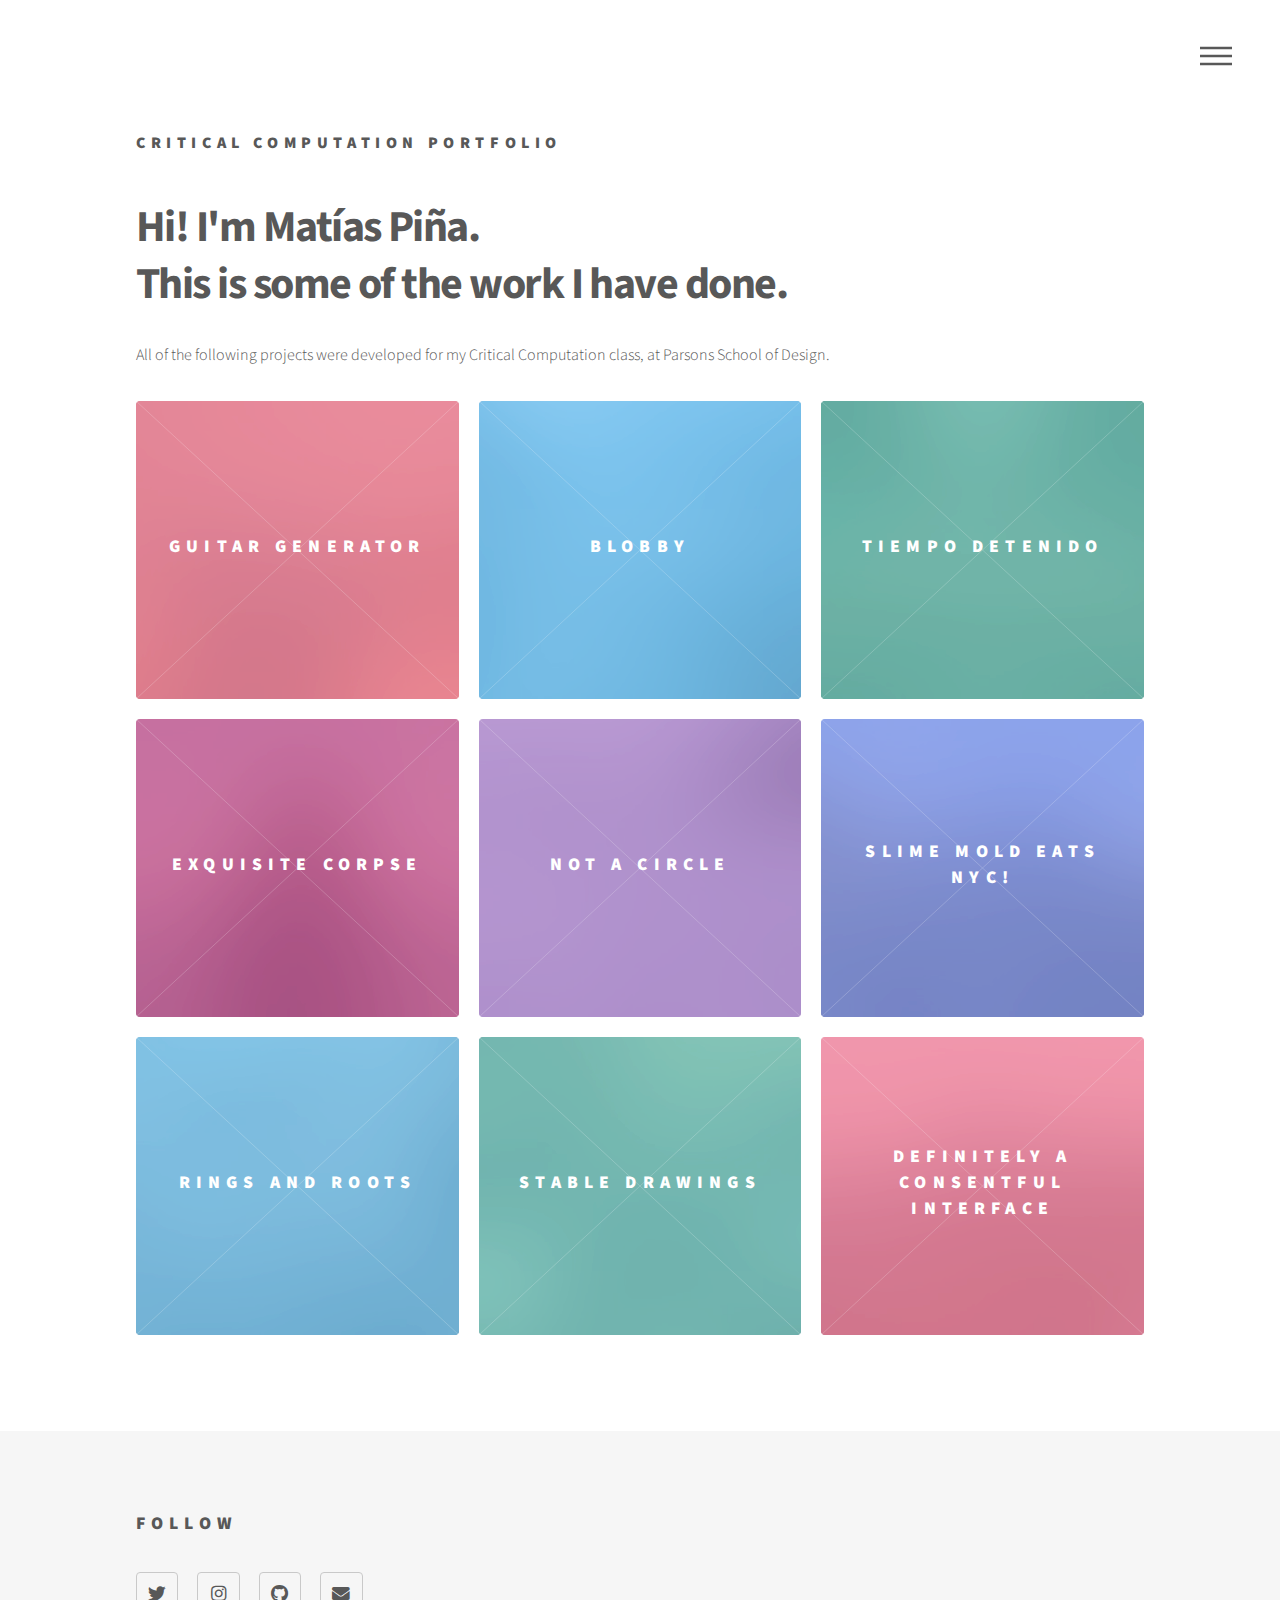
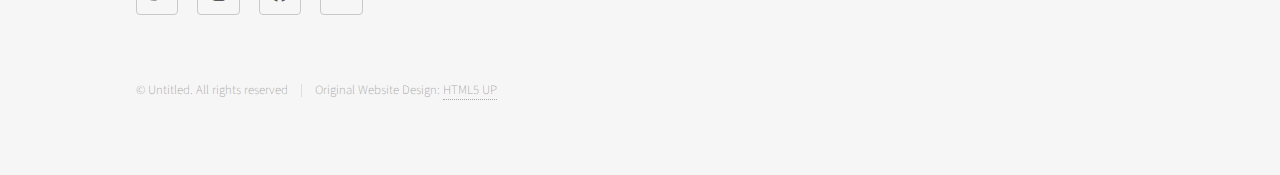
<file: index.html>
<!DOCTYPE HTML>
<!--
	Phantom by HTML5 UP
	html5up.net | @ajlkn
	Free for personal and commercial use under the CCA 3.0 license (html5up.net/license)
-->
<html>
	<head>
		<title>Matías Piña</title>
		<meta charset="utf-8" />
		<meta name="viewport" content="width=device-width, initial-scale=1, user-scalable=no" />
		<link rel="stylesheet" href="assets/css/main.css" />
		<noscript><link rel="stylesheet" href="assets/css/noscript.css" /></noscript>
	</head>
	<body class="is-preload">
		<!-- Wrapper -->
			<div id="wrapper">

				<!-- Header -->
					<header id="header">
						<div class="inner">

							<!-- Logo -->
								<a href="index.html" class="logo">
									<span class="title">Critical Computation Portfolio</span>
								</a>

							<!-- Nav -->
								<nav>
									<ul>
										<li><a href="#menu">Menu</a></li>
									</ul>
								</nav>

						</div>
					</header>

				<!-- Menu -->
					<nav id="menu">
						<h2>Menu</h2>
						<ul>
							<li><a href="index.html">Home</a></li>
							<li><a href="generic.html">Ipsum veroeros</a></li>
							<li><a href="generic.html">Tempus etiam</a></li>
							<li><a href="generic.html">Consequat dolor</a></li>
							<li><a href="elements.html">Elements</a></li>
						</ul>
					</nav>

				<!-- Main -->
					<div id="main">
						<div class="inner">
							<header>
								<h1>Hi! I'm Matías Piña.<br />
								This is some of the work I have done.</h1>

								<p>All of the following projects were developed for my Critical Computation class, at Parsons School of Design.</p>
							</header>
							<section class="tiles">
								<article class="style1">
									<span class="image">
										<img src="images/pic01.jpg" alt="" />
									</span>
									<a href="generic.html">
										<h2>Guitar Generator</h2>
										<div class="content">
											<p>Week 1</p>
										</div>
									</a>
								</article>
								<article class="style2">
									<span class="image">
										<img src="images/pic02.jpg" alt="" />
									</span>
									<a href="Assignment02_Blob/index.html">
										<h2>Blobby</h2>
										<div class="content">
											<p>Week 2</p>
										</div>
									</a>
								</article>
								<article class="style3">
									<span class="image">
										<img src="images/pic03.jpg" alt="" />
									</span>
									<a href="Assignment03_Time/index.html">
										<h2>Tiempo Detenido</h2>
										<div class="content">
											<p>Week 3</p>
										</div>
									</a>
								</article>
								<article class="style4">
									<span class="image">
										<img src="images/pic04.jpg" alt="" />
									</span>
									<a href="Assignment04_Corpse/index.html">
										<h2>Exquisite Corpse</h2>
										<div class="content">
											<p>Week 4</p>
										</div>
									</a>
								</article>
								<article class="style5">
									<span class="image">
										<img src="images/pic05.jpg" alt="" />
									</span>
									<a href="Assignment05_Illusion/index.html">
										<h2>Not a Circle</h2>
										<div class="content">
											<p>Week 5</p>
										</div>
									</a>
								</article>
								<article class="style6">
									<span class="image">
										<img src="images/pic06.jpg" alt="" />
									</span>
									<a href="Assignment06_Slime/slimey-nyc/index.html">
										<h2>Slime Mold Eats NYC!</h2>
										<div class="content">
											<p>Week 6</p>
										</div>
									</a>
								</article>
								<article class="style2">
									<span class="image">
										<img src="images/pic07.jpg" alt="" />
									</span>
									<a href="Assignment07_Game/music-game/index.html">
										<h2>Rings and Roots</h2>
										<div class="content">
											<p>Week 7</p>
										</div>
									</a>
								</article>
								<article class="style3">
									<span class="image">
										<img src="images/pic08.jpg" alt="" />
									</span>
									<a href="Assignment08_Camera/index.html">
										<h2>Stable Drawings</h2>
										<div class="content">
											<p>Week 8</p>
										</div>
									</a>
								</article>
								<article class="style1">
									<span class="image">
										<img src="images/pic09.jpg" alt="" />
									</span>
									<a href="Assignment09_Interface/index.html">
										<h2>Definitely a Consentful Interface</h2>
										<div class="content">
											<p>Week 9</p>
										</div>
									</a>
								</article>
							</section>
						</div>
					</div>

				<!-- Footer -->
					<footer id="footer">
						<div class="inner">
							<section>
								<h2>Follow</h2>
								<ul class="icons">
									<li><a href="#" class="icon brands style2 fa-twitter"><span class="label">Twitter</span></a></li>
									<li><a href="#" class="icon brands style2 fa-instagram"><span class="label">Instagram</span></a></li>
									<li><a href="#" class="icon brands style2 fa-github"><span class="label">GitHub</span></a></li>
									<li><a href="#" class="icon solid style2 fa-envelope"><span class="label">Email</span></a></li>
								</ul>
							</section>
							<ul class="copyright">
								<li>&copy; Untitled. All rights reserved</li><li>Original Website Design: <a href="http://html5up.net">HTML5 UP</a></li>
							</ul>
						</div>
					</footer>

			</div>

		<!-- Scripts -->
			<script src="assets/js/jquery.min.js"></script>
			<script src="assets/js/browser.min.js"></script>
			<script src="assets/js/breakpoints.min.js"></script>
			<script src="assets/js/util.js"></script>
			<script src="assets/js/main.js"></script>

	</body>
</html>
</file>
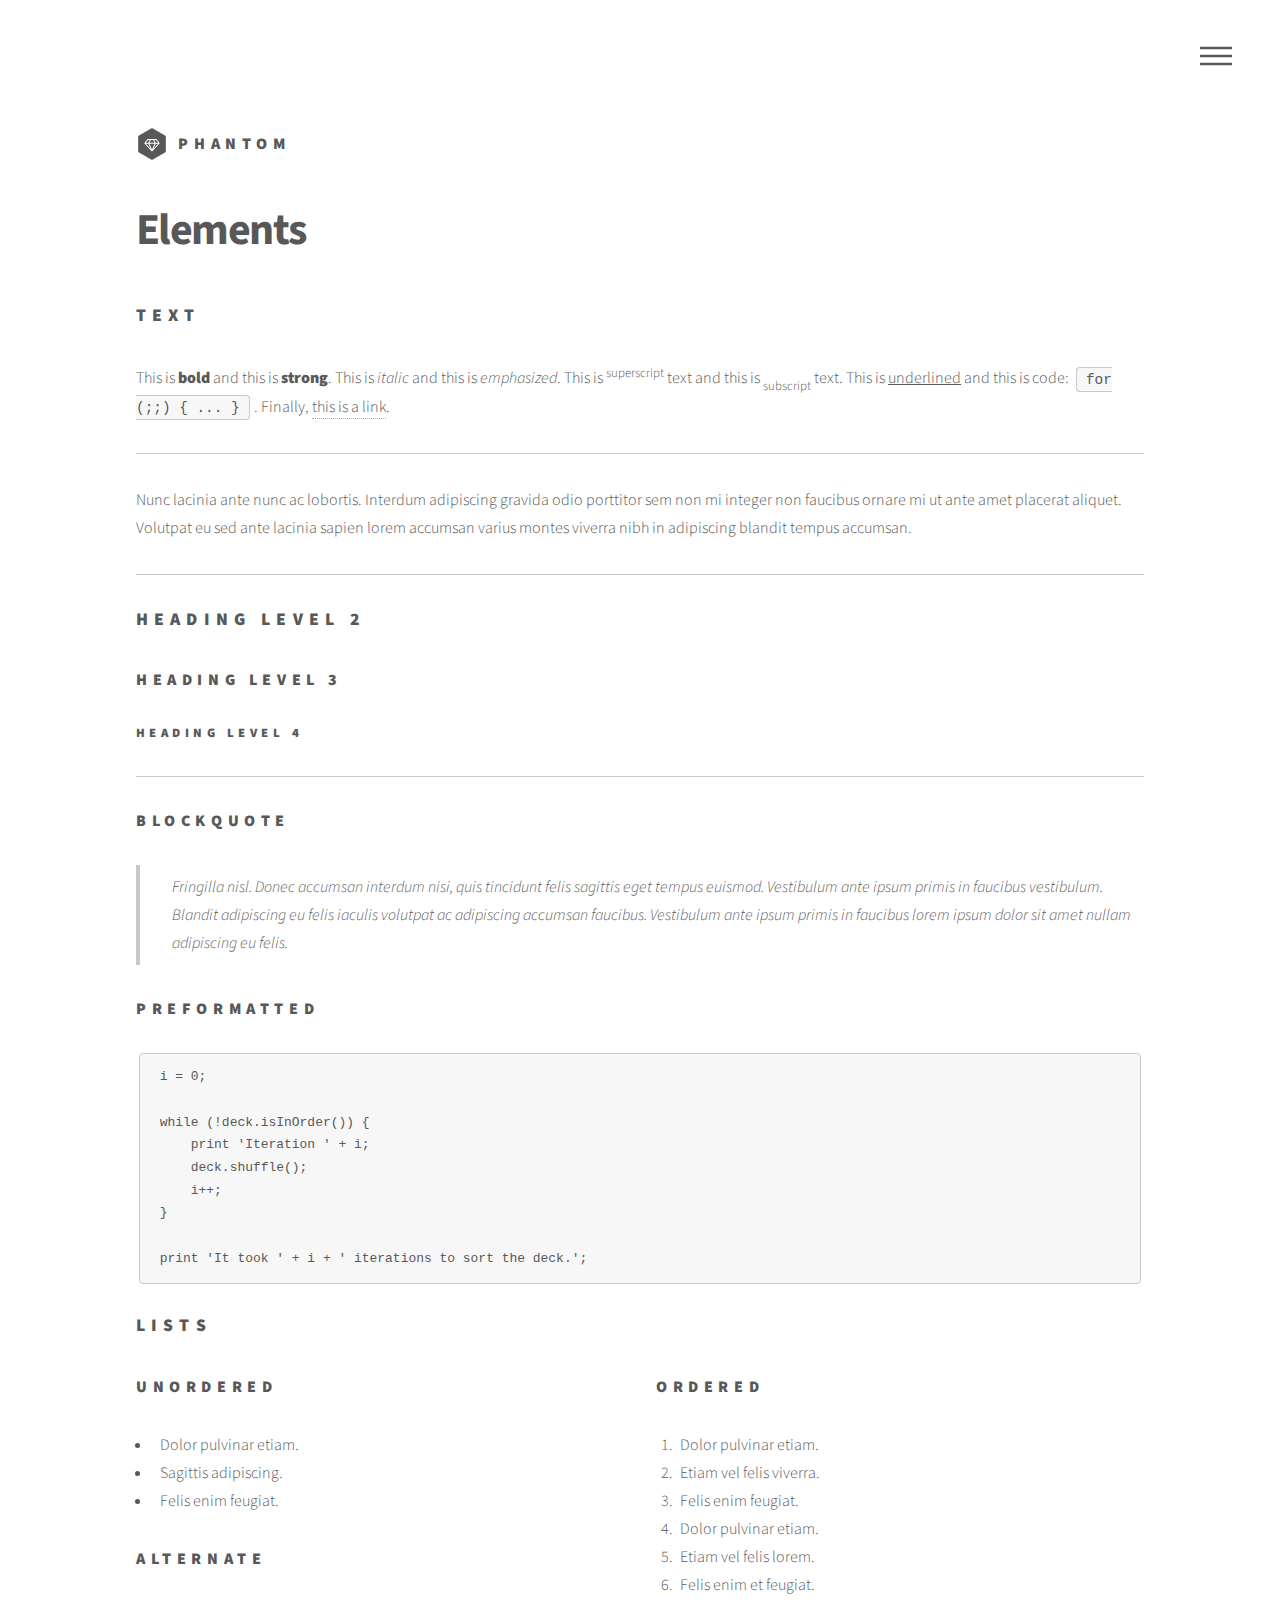
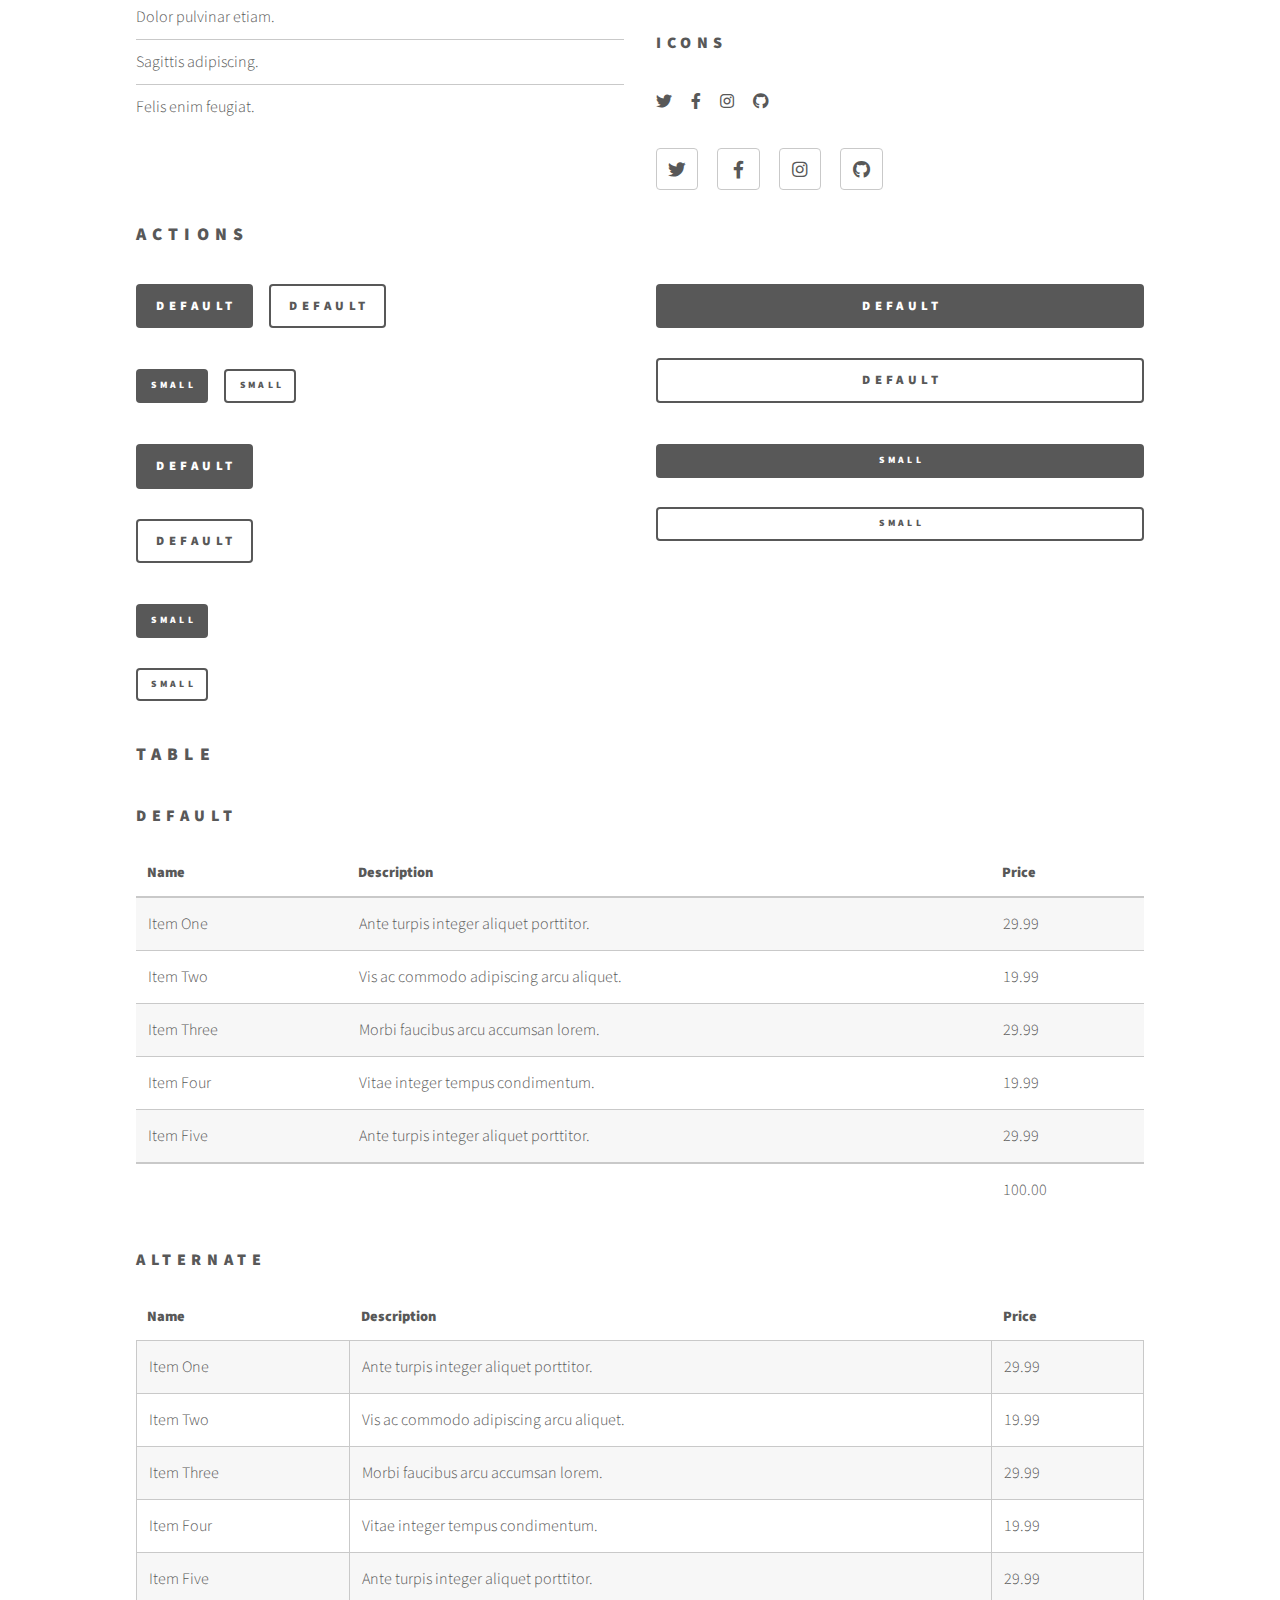
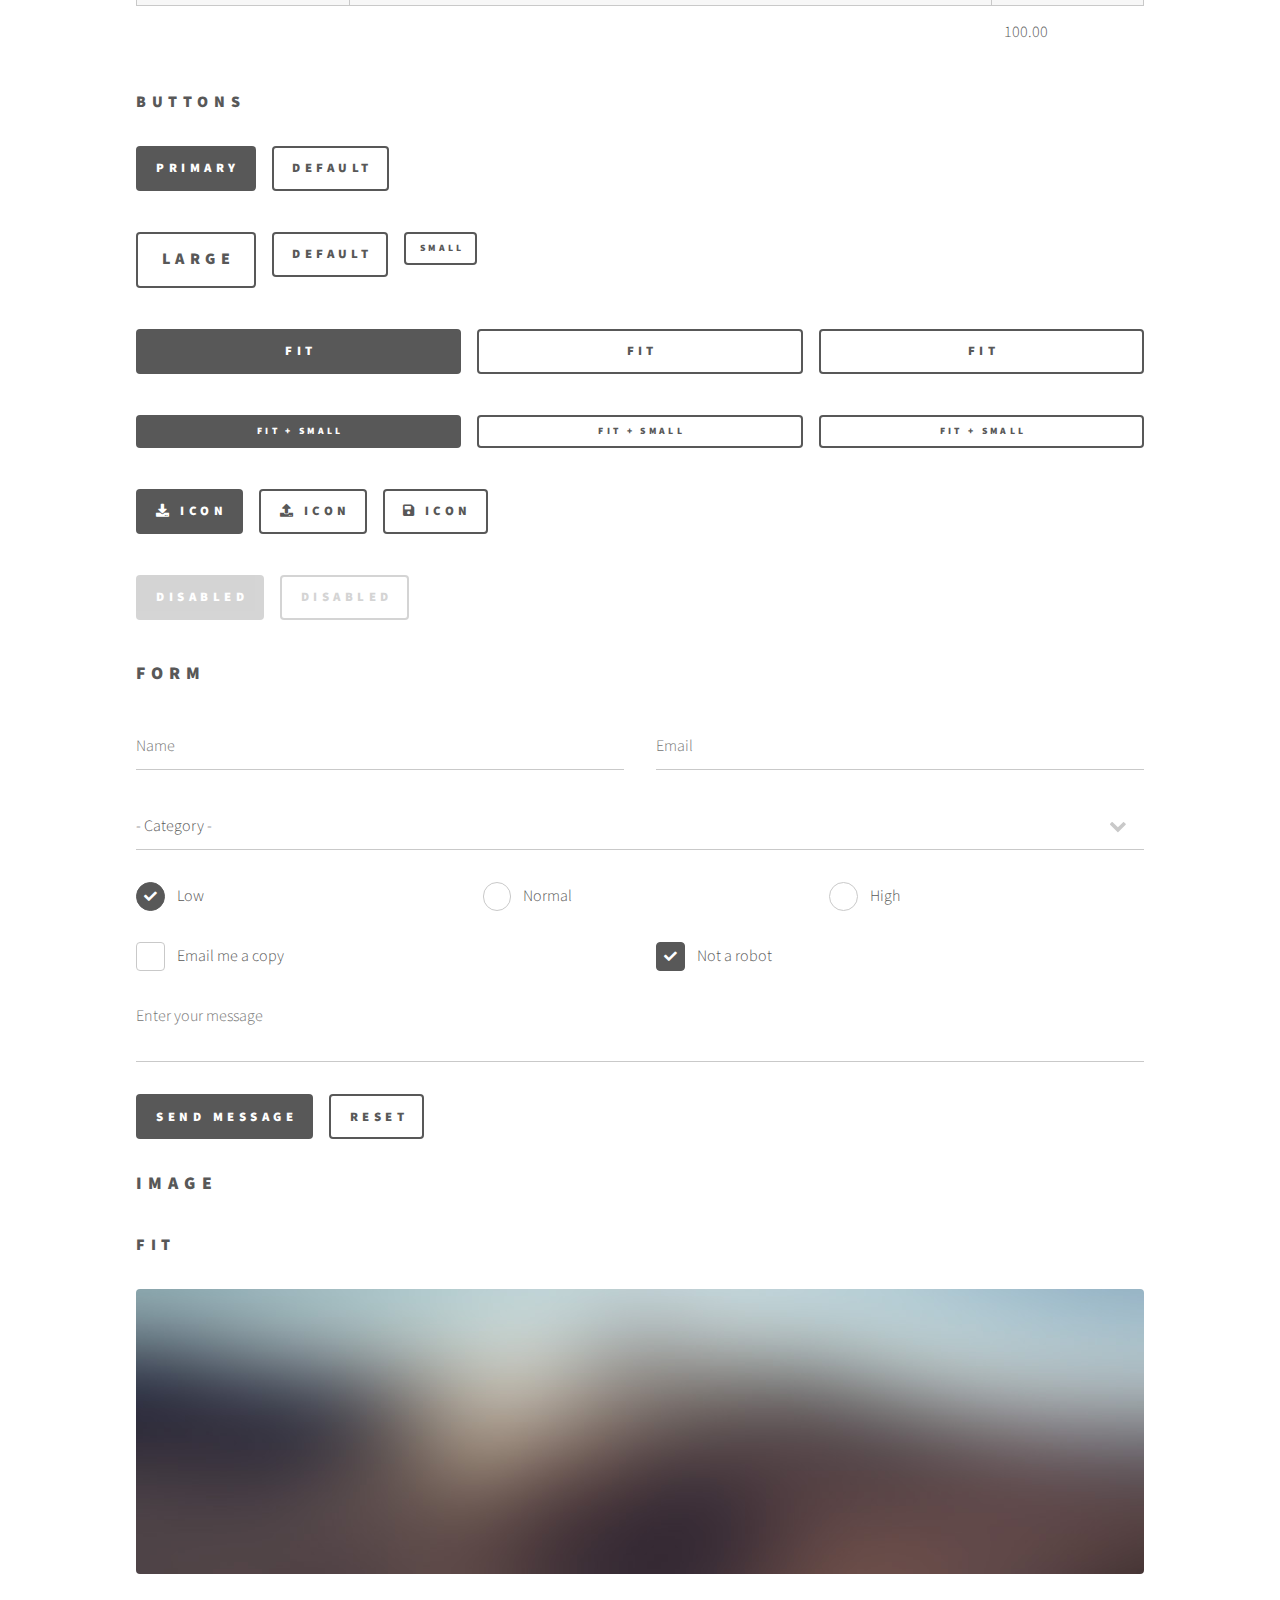
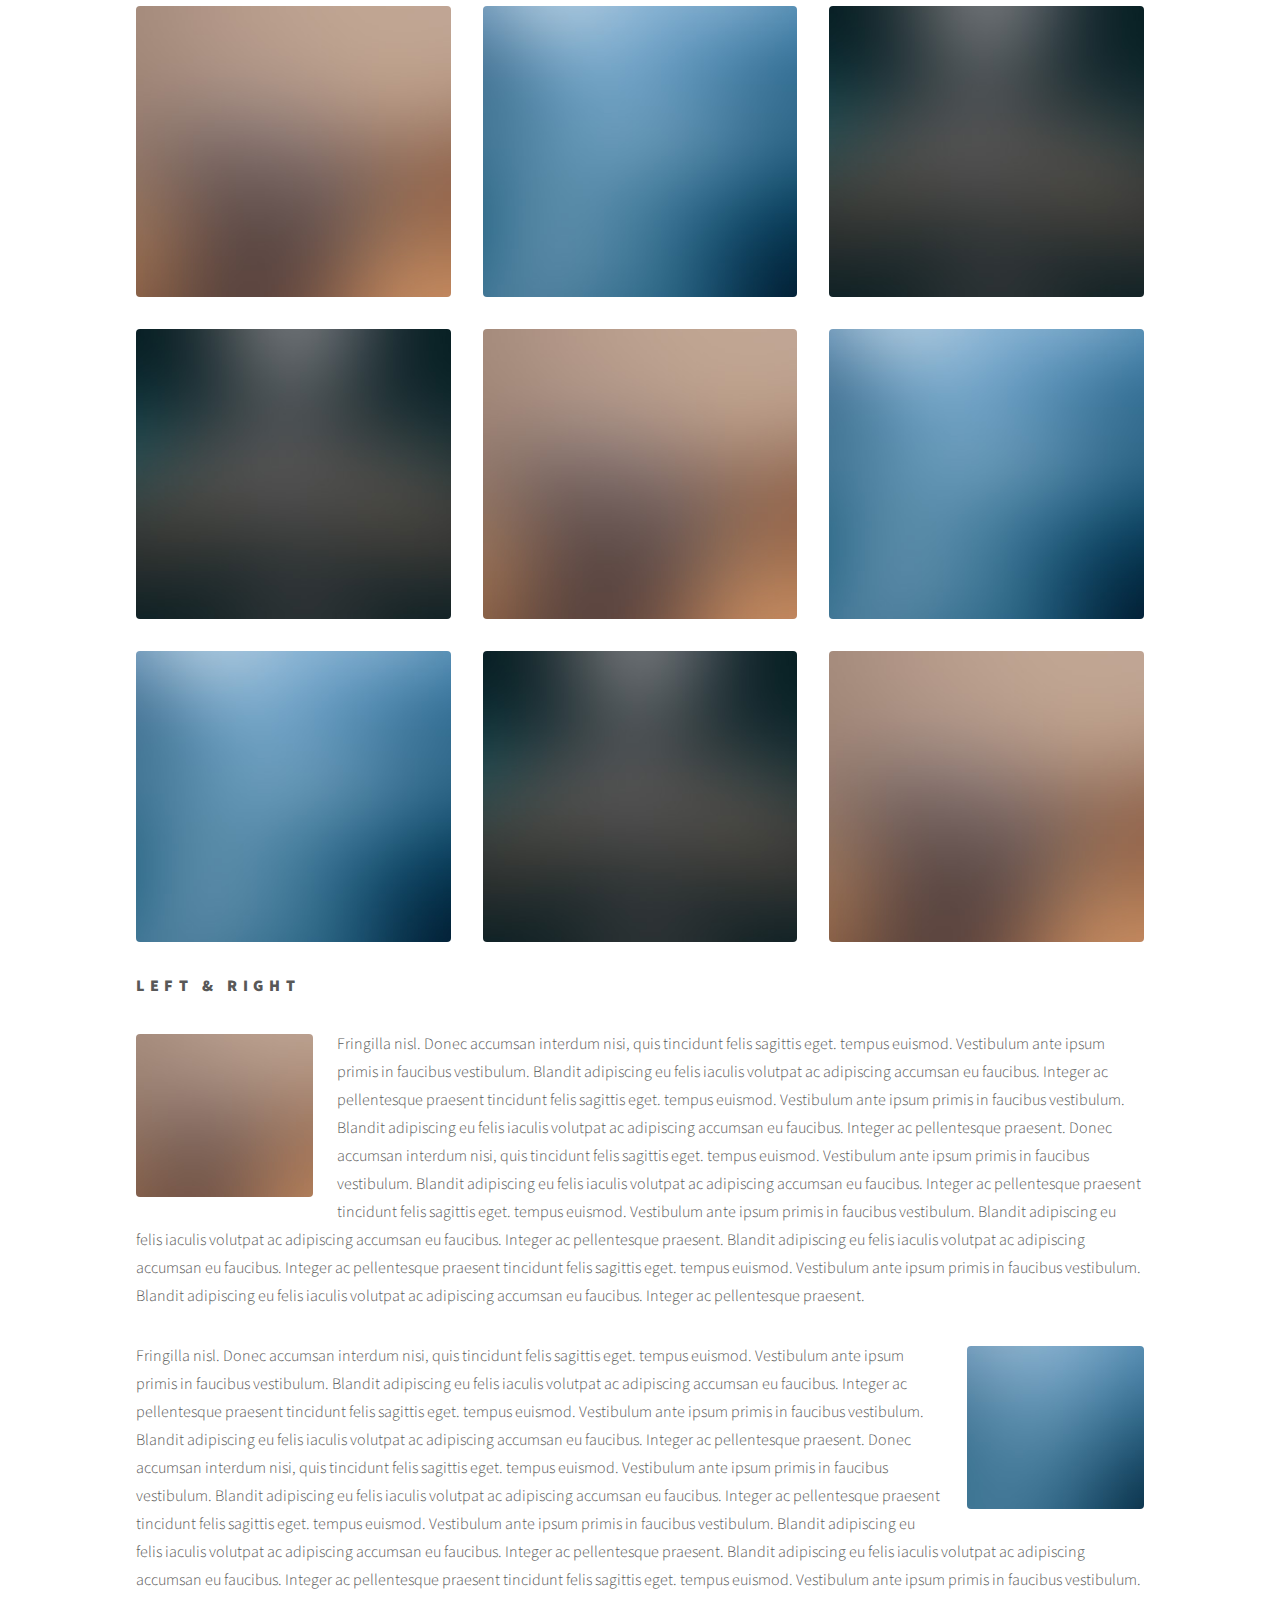
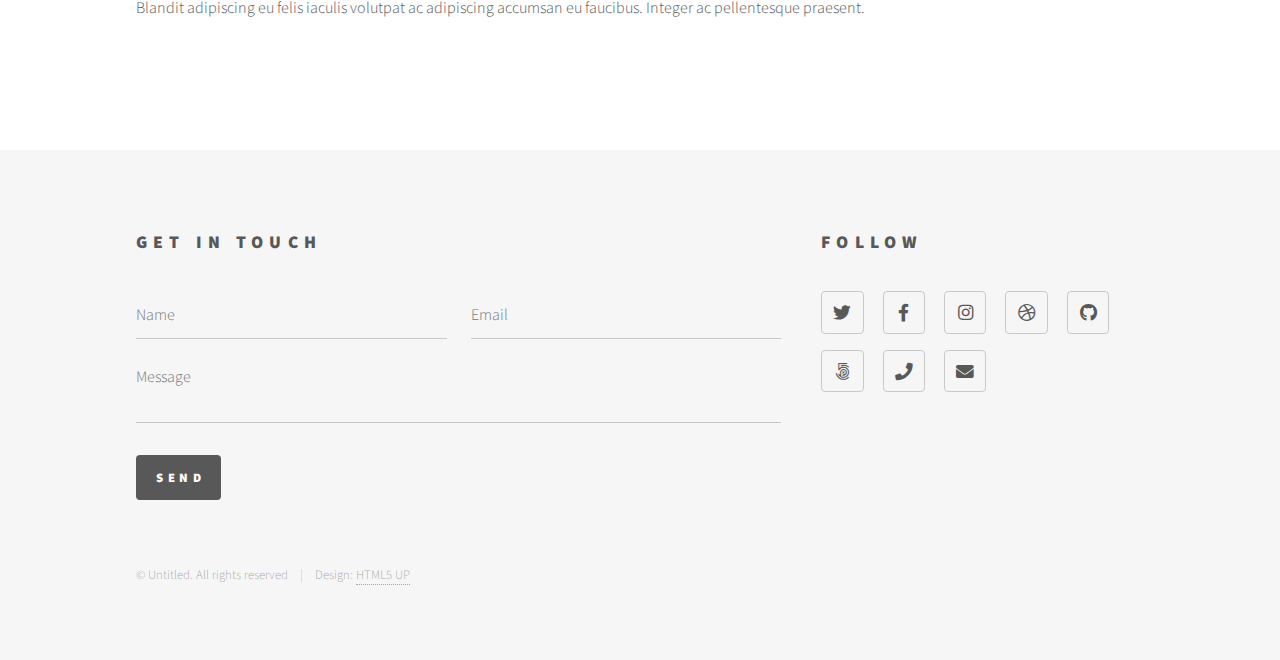
<file: elements.html>
<!DOCTYPE HTML>
<!--
	Phantom by HTML5 UP
	html5up.net | @ajlkn
	Free for personal and commercial use under the CCA 3.0 license (html5up.net/license)
-->
<html>
	<head>
		<title>Elements - Phantom by HTML5 UP</title>
		<meta charset="utf-8" />
		<meta name="viewport" content="width=device-width, initial-scale=1, user-scalable=no" />
		<link rel="stylesheet" href="assets/css/main.css" />
		<noscript><link rel="stylesheet" href="assets/css/noscript.css" /></noscript>
	</head>
	<body class="is-preload">
		<!-- Wrapper -->
			<div id="wrapper">

				<!-- Header -->
					<header id="header">
						<div class="inner">

							<!-- Logo -->
								<a href="index.html" class="logo">
									<span class="symbol"><img src="images/logo.svg" alt="" /></span><span class="title">Phantom</span>
								</a>

							<!-- Nav -->
								<nav>
									<ul>
										<li><a href="#menu">Menu</a></li>
									</ul>
								</nav>

						</div>
					</header>

				<!-- Menu -->
					<nav id="menu">
						<h2>Menu</h2>
						<ul>
							<li><a href="index.html">Home</a></li>
							<li><a href="generic.html">Ipsum veroeros</a></li>
							<li><a href="generic.html">Tempus etiam</a></li>
							<li><a href="generic.html">Consequat dolor</a></li>
							<li><a href="elements.html">Elements</a></li>
						</ul>
					</nav>

				<!-- Main -->
					<div id="main">
						<div class="inner">
							<h1>Elements</h1>

							<!-- Text -->
								<section>
									<h2>Text</h2>
									<p>This is <b>bold</b> and this is <strong>strong</strong>. This is <i>italic</i> and this is <em>emphasized</em>.
									This is <sup>superscript</sup> text and this is <sub>subscript</sub> text.
									This is <u>underlined</u> and this is code: <code>for (;;) { ... }</code>. Finally, <a href="#">this is a link</a>.</p>
									<hr />
									<p>Nunc lacinia ante nunc ac lobortis. Interdum adipiscing gravida odio porttitor sem non mi integer non faucibus ornare mi ut ante amet placerat aliquet. Volutpat eu sed ante lacinia sapien lorem accumsan varius montes viverra nibh in adipiscing blandit tempus accumsan.</p>
									<hr />
									<h2>Heading Level 2</h2>
									<h3>Heading Level 3</h3>
									<h4>Heading Level 4</h4>
									<hr />
									<h3>Blockquote</h3>
									<blockquote>Fringilla nisl. Donec accumsan interdum nisi, quis tincidunt felis sagittis eget tempus euismod. Vestibulum ante ipsum primis in faucibus vestibulum. Blandit adipiscing eu felis iaculis volutpat ac adipiscing accumsan faucibus. Vestibulum ante ipsum primis in faucibus lorem ipsum dolor sit amet nullam adipiscing eu felis.</blockquote>
									<h3>Preformatted</h3>
									<pre><code>i = 0;

while (!deck.isInOrder()) {
    print 'Iteration ' + i;
    deck.shuffle();
    i++;
}

print 'It took ' + i + ' iterations to sort the deck.';</code></pre>
								</section>

							<!-- Lists -->
								<section>
									<h2>Lists</h2>
									<div class="row">
										<div class="col-6 col-12-medium">
											<h3>Unordered</h3>
											<ul>
												<li>Dolor pulvinar etiam.</li>
												<li>Sagittis adipiscing.</li>
												<li>Felis enim feugiat.</li>
											</ul>
											<h3>Alternate</h3>
											<ul class="alt">
												<li>Dolor pulvinar etiam.</li>
												<li>Sagittis adipiscing.</li>
												<li>Felis enim feugiat.</li>
											</ul>
										</div>
										<div class="col-6 col-12-medium">
											<h3>Ordered</h3>
											<ol>
												<li>Dolor pulvinar etiam.</li>
												<li>Etiam vel felis viverra.</li>
												<li>Felis enim feugiat.</li>
												<li>Dolor pulvinar etiam.</li>
												<li>Etiam vel felis lorem.</li>
												<li>Felis enim et feugiat.</li>
											</ol>
											<h3>Icons</h3>
											<ul class="icons">
												<li><a href="#" class="icon brands style1 fa-twitter"><span class="label">Twitter</span></a></li>
												<li><a href="#" class="icon brands style1 fa-facebook-f"><span class="label">Facebook</span></a></li>
												<li><a href="#" class="icon brands style1 fa-instagram"><span class="label">Instagram</span></a></li>
												<li><a href="#" class="icon brands style1 fa-github"><span class="label">Github</span></a></li>
											</ul>
											<ul class="icons">
												<li><a href="#" class="icon brands style2 fa-twitter"><span class="label">Twitter</span></a></li>
												<li><a href="#" class="icon brands style2 fa-facebook-f"><span class="label">Facebook</span></a></li>
												<li><a href="#" class="icon brands style2 fa-instagram"><span class="label">Instagram</span></a></li>
												<li><a href="#" class="icon brands style2 fa-github"><span class="label">Github</span></a></li>
											</ul>
										</div>
									</div>
									<h2>Actions</h2>
									<div class="row">
										<div class="col-6 col-12-medium">
											<ul class="actions">
												<li><a href="#" class="button primary">Default</a></li>
												<li><a href="#" class="button">Default</a></li>
											</ul>
											<ul class="actions small">
												<li><a href="#" class="button primary small">Small</a></li>
												<li><a href="#" class="button small">Small</a></li>
											</ul>
											<ul class="actions stacked">
												<li><a href="#" class="button primary">Default</a></li>
												<li><a href="#" class="button">Default</a></li>
											</ul>
											<ul class="actions stacked">
												<li><a href="#" class="button primary small">Small</a></li>
												<li><a href="#" class="button small">Small</a></li>
											</ul>
										</div>
										<div class="col-6 col-12-medium">
											<ul class="actions stacked">
												<li><a href="#" class="button primary fit">Default</a></li>
												<li><a href="#" class="button fit">Default</a></li>
											</ul>
											<ul class="actions stacked">
												<li><a href="#" class="button primary small fit">Small</a></li>
												<li><a href="#" class="button small fit">Small</a></li>
											</ul>
										</div>
									</div>
								</section>

							<!-- Table -->
								<section>
									<h2>Table</h2>
									<h3>Default</h3>
									<div class="table-wrapper">
										<table>
											<thead>
												<tr>
													<th>Name</th>
													<th>Description</th>
													<th>Price</th>
												</tr>
											</thead>
											<tbody>
												<tr>
													<td>Item One</td>
													<td>Ante turpis integer aliquet porttitor.</td>
													<td>29.99</td>
												</tr>
												<tr>
													<td>Item Two</td>
													<td>Vis ac commodo adipiscing arcu aliquet.</td>
													<td>19.99</td>
												</tr>
												<tr>
													<td>Item Three</td>
													<td> Morbi faucibus arcu accumsan lorem.</td>
													<td>29.99</td>
												</tr>
												<tr>
													<td>Item Four</td>
													<td>Vitae integer tempus condimentum.</td>
													<td>19.99</td>
												</tr>
												<tr>
													<td>Item Five</td>
													<td>Ante turpis integer aliquet porttitor.</td>
													<td>29.99</td>
												</tr>
											</tbody>
											<tfoot>
												<tr>
													<td colspan="2"></td>
													<td>100.00</td>
												</tr>
											</tfoot>
										</table>
									</div>

									<h3>Alternate</h3>
									<div class="table-wrapper">
										<table class="alt">
											<thead>
												<tr>
													<th>Name</th>
													<th>Description</th>
													<th>Price</th>
												</tr>
											</thead>
											<tbody>
												<tr>
													<td>Item One</td>
													<td>Ante turpis integer aliquet porttitor.</td>
													<td>29.99</td>
												</tr>
												<tr>
													<td>Item Two</td>
													<td>Vis ac commodo adipiscing arcu aliquet.</td>
													<td>19.99</td>
												</tr>
												<tr>
													<td>Item Three</td>
													<td> Morbi faucibus arcu accumsan lorem.</td>
													<td>29.99</td>
												</tr>
												<tr>
													<td>Item Four</td>
													<td>Vitae integer tempus condimentum.</td>
													<td>19.99</td>
												</tr>
												<tr>
													<td>Item Five</td>
													<td>Ante turpis integer aliquet porttitor.</td>
													<td>29.99</td>
												</tr>
											</tbody>
											<tfoot>
												<tr>
													<td colspan="2"></td>
													<td>100.00</td>
												</tr>
											</tfoot>
										</table>
									</div>
								</section>

							<!-- Buttons -->
								<section>
									<h3>Buttons</h3>
									<ul class="actions">
										<li><a href="#" class="button primary">Primary</a></li>
										<li><a href="#" class="button">Default</a></li>
									</ul>
									<ul class="actions">
										<li><a href="#" class="button large">Large</a></li>
										<li><a href="#" class="button">Default</a></li>
										<li><a href="#" class="button small">Small</a></li>
									</ul>
									<ul class="actions fit">
										<li><a href="#" class="button primary fit">Fit</a></li>
										<li><a href="#" class="button fit">Fit</a></li>
										<li><a href="#" class="button fit">Fit</a></li>
									</ul>
									<ul class="actions fit small">
										<li><a href="#" class="button primary fit small">Fit + Small</a></li>
										<li><a href="#" class="button fit small">Fit + Small</a></li>
										<li><a href="#" class="button fit small">Fit + Small</a></li>
									</ul>
									<ul class="actions">
										<li><a href="#" class="button primary icon solid fa-download">Icon</a></li>
										<li><a href="#" class="button icon solid fa-upload">Icon</a></li>
										<li><a href="#" class="button icon solid fa-save">Icon</a></li>
									</ul>
									<ul class="actions">
										<li><span class="button primary disabled">Disabled</span></li>
										<li><span class="button disabled">Disabled</span></li>
									</ul>
								</section>

							<!-- Form -->
								<section>
									<h2>Form</h2>
									<form method="post" action="#">
										<div class="row gtr-uniform">
											<div class="col-6 col-12-xsmall">
												<input type="text" name="demo-name" id="demo-name" value="" placeholder="Name" />
											</div>
											<div class="col-6 col-12-xsmall">
												<input type="email" name="demo-email" id="demo-email" value="" placeholder="Email" />
											</div>
											<div class="col-12">
												<select name="demo-category" id="demo-category">
													<option value="">- Category -</option>
													<option value="1">Manufacturing</option>
													<option value="1">Shipping</option>
													<option value="1">Administration</option>
													<option value="1">Human Resources</option>
												</select>
											</div>
											<div class="col-4 col-12-small">
												<input type="radio" id="demo-priority-low" name="demo-priority" checked>
												<label for="demo-priority-low">Low</label>
											</div>
											<div class="col-4 col-12-small">
												<input type="radio" id="demo-priority-normal" name="demo-priority">
												<label for="demo-priority-normal">Normal</label>
											</div>
											<div class="col-4 col-12-small">
												<input type="radio" id="demo-priority-high" name="demo-priority">
												<label for="demo-priority-high">High</label>
											</div>
											<div class="col-6 col-12-small">
												<input type="checkbox" id="demo-copy" name="demo-copy">
												<label for="demo-copy">Email me a copy</label>
											</div>
											<div class="col-6 col-12-small">
												<input type="checkbox" id="demo-human" name="demo-human" checked>
												<label for="demo-human">Not a robot</label>
											</div>
											<div class="col-12">
												<textarea name="demo-message" id="demo-message" placeholder="Enter your message" rows="6"></textarea>
											</div>
											<div class="col-12">
												<ul class="actions">
													<li><input type="submit" value="Send Message" class="primary" /></li>
													<li><input type="reset" value="Reset" /></li>
												</ul>
											</div>
										</div>
									</form>
								</section>

							<!-- Image -->
								<section>
									<h2>Image</h2>
									<h3>Fit</h3>
									<div class="box alt">
										<div class="row gtr-uniform">
											<div class="col-12"><span class="image fit"><img src="images/pic13.jpg" alt="" /></span></div>
											<div class="col-4"><span class="image fit"><img src="images/pic01.jpg" alt="" /></span></div>
											<div class="col-4"><span class="image fit"><img src="images/pic02.jpg" alt="" /></span></div>
											<div class="col-4"><span class="image fit"><img src="images/pic03.jpg" alt="" /></span></div>
											<div class="col-4"><span class="image fit"><img src="images/pic03.jpg" alt="" /></span></div>
											<div class="col-4"><span class="image fit"><img src="images/pic01.jpg" alt="" /></span></div>
											<div class="col-4"><span class="image fit"><img src="images/pic02.jpg" alt="" /></span></div>
											<div class="col-4"><span class="image fit"><img src="images/pic02.jpg" alt="" /></span></div>
											<div class="col-4"><span class="image fit"><img src="images/pic03.jpg" alt="" /></span></div>
											<div class="col-4"><span class="image fit"><img src="images/pic01.jpg" alt="" /></span></div>
										</div>
									</div>
									<h3>Left &amp; Right</h3>
									<p><span class="image left"><img src="images/pic14.jpg" alt="" /></span>Fringilla nisl. Donec accumsan interdum nisi, quis tincidunt felis sagittis eget. tempus euismod. Vestibulum ante ipsum primis in faucibus vestibulum. Blandit adipiscing eu felis iaculis volutpat ac adipiscing accumsan eu faucibus. Integer ac pellentesque praesent tincidunt felis sagittis eget. tempus euismod. Vestibulum ante ipsum primis in faucibus vestibulum. Blandit adipiscing eu felis iaculis volutpat ac adipiscing accumsan eu faucibus. Integer ac pellentesque praesent. Donec accumsan interdum nisi, quis tincidunt felis sagittis eget. tempus euismod. Vestibulum ante ipsum primis in faucibus vestibulum. Blandit adipiscing eu felis iaculis volutpat ac adipiscing accumsan eu faucibus. Integer ac pellentesque praesent tincidunt felis sagittis eget. tempus euismod. Vestibulum ante ipsum primis in faucibus vestibulum. Blandit adipiscing eu felis iaculis volutpat ac adipiscing accumsan eu faucibus. Integer ac pellentesque praesent. Blandit adipiscing eu felis iaculis volutpat ac adipiscing accumsan eu faucibus. Integer ac pellentesque praesent tincidunt felis sagittis eget. tempus euismod. Vestibulum ante ipsum primis in faucibus vestibulum. Blandit adipiscing eu felis iaculis volutpat ac adipiscing accumsan eu faucibus. Integer ac pellentesque praesent.</p>
									<p><span class="image right"><img src="images/pic15.jpg" alt="" /></span>Fringilla nisl. Donec accumsan interdum nisi, quis tincidunt felis sagittis eget. tempus euismod. Vestibulum ante ipsum primis in faucibus vestibulum. Blandit adipiscing eu felis iaculis volutpat ac adipiscing accumsan eu faucibus. Integer ac pellentesque praesent tincidunt felis sagittis eget. tempus euismod. Vestibulum ante ipsum primis in faucibus vestibulum. Blandit adipiscing eu felis iaculis volutpat ac adipiscing accumsan eu faucibus. Integer ac pellentesque praesent. Donec accumsan interdum nisi, quis tincidunt felis sagittis eget. tempus euismod. Vestibulum ante ipsum primis in faucibus vestibulum. Blandit adipiscing eu felis iaculis volutpat ac adipiscing accumsan eu faucibus. Integer ac pellentesque praesent tincidunt felis sagittis eget. tempus euismod. Vestibulum ante ipsum primis in faucibus vestibulum. Blandit adipiscing eu felis iaculis volutpat ac adipiscing accumsan eu faucibus. Integer ac pellentesque praesent. Blandit adipiscing eu felis iaculis volutpat ac adipiscing accumsan eu faucibus. Integer ac pellentesque praesent tincidunt felis sagittis eget. tempus euismod. Vestibulum ante ipsum primis in faucibus vestibulum. Blandit adipiscing eu felis iaculis volutpat ac adipiscing accumsan eu faucibus. Integer ac pellentesque praesent.</p>
								</section>

						</div>
					</div>

				<!-- Footer -->
					<footer id="footer">
						<div class="inner">
							<section>
								<h2>Get in touch</h2>
								<form method="post" action="#">
									<div class="fields">
										<div class="field half">
											<input type="text" name="name" id="name" placeholder="Name" />
										</div>
										<div class="field half">
											<input type="email" name="email" id="email" placeholder="Email" />
										</div>
										<div class="field">
											<textarea name="message" id="message" placeholder="Message"></textarea>
										</div>
									</div>
									<ul class="actions">
										<li><input type="submit" value="Send" class="primary" /></li>
									</ul>
								</form>
							</section>
							<section>
								<h2>Follow</h2>
								<ul class="icons">
									<li><a href="#" class="icon brands style2 fa-twitter"><span class="label">Twitter</span></a></li>
									<li><a href="#" class="icon brands style2 fa-facebook-f"><span class="label">Facebook</span></a></li>
									<li><a href="#" class="icon brands style2 fa-instagram"><span class="label">Instagram</span></a></li>
									<li><a href="#" class="icon brands style2 fa-dribbble"><span class="label">Dribbble</span></a></li>
									<li><a href="#" class="icon brands style2 fa-github"><span class="label">GitHub</span></a></li>
									<li><a href="#" class="icon brands style2 fa-500px"><span class="label">500px</span></a></li>
									<li><a href="#" class="icon solid style2 fa-phone"><span class="label">Phone</span></a></li>
									<li><a href="#" class="icon solid style2 fa-envelope"><span class="label">Email</span></a></li>
								</ul>
							</section>
							<ul class="copyright">
								<li>&copy; Untitled. All rights reserved</li><li>Design: <a href="http://html5up.net">HTML5 UP</a></li>
							</ul>
						</div>
					</footer>

			</div>

		<!-- Scripts -->
			<script src="assets/js/jquery.min.js"></script>
			<script src="assets/js/browser.min.js"></script>
			<script src="assets/js/breakpoints.min.js"></script>
			<script src="assets/js/util.js"></script>
			<script src="assets/js/main.js"></script>

	</body>
</html>
</file>
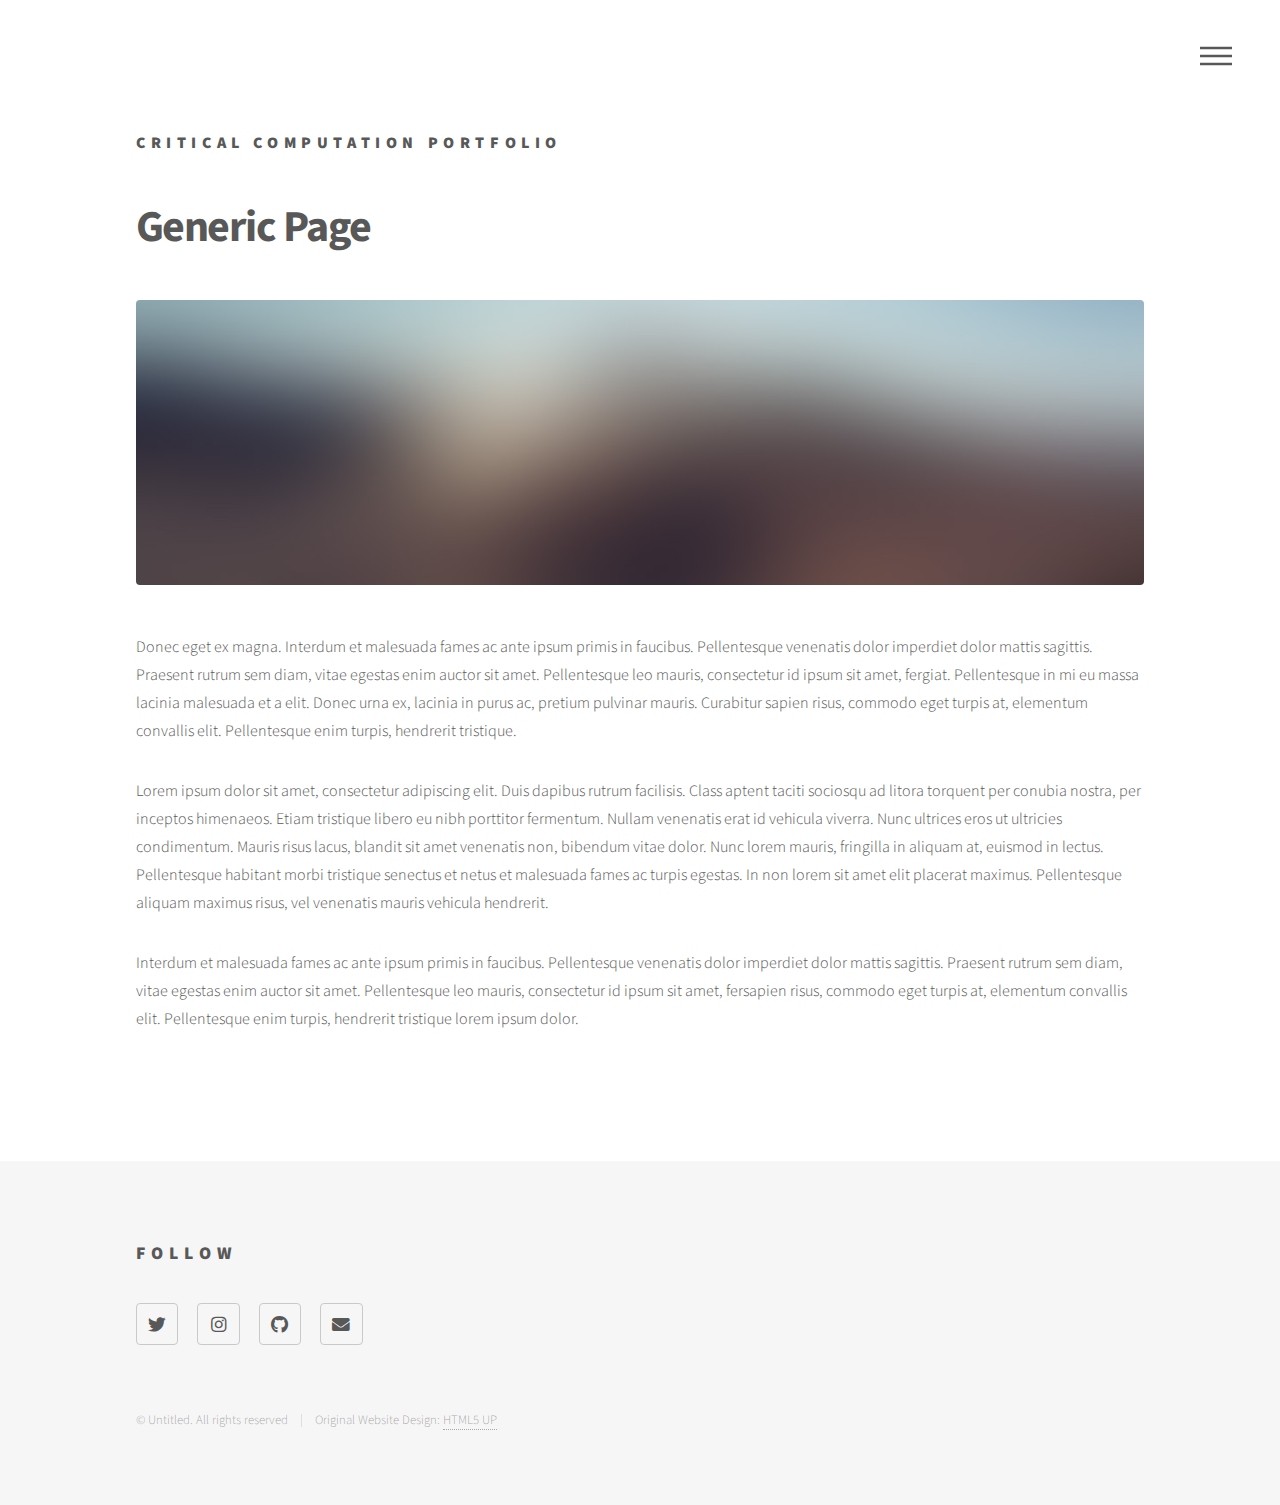
<file: generic.html>
<!DOCTYPE HTML>
<!--
	Phantom by HTML5 UP
	html5up.net | @ajlkn
	Free for personal and commercial use under the CCA 3.0 license (html5up.net/license)
-->
<html>
	<head>
		<title>Generic</title>
		<meta charset="utf-8" />
		<meta name="viewport" content="width=device-width, initial-scale=1, user-scalable=no" />
		<link rel="stylesheet" href="assets/css/main.css" />
		<noscript><link rel="stylesheet" href="assets/css/noscript.css" /></noscript>
	</head>
	<body class="is-preload">
		<!-- Wrapper -->
			<div id="wrapper">

				<!-- Header -->
					<header id="header">
						<div class="inner">

							<!-- Logo -->
								<a href="index.html" class="logo">
									<span class="title">Critical Computation Portfolio</span>
								</a>

							<!-- Nav -->
								<nav>
									<ul>
										<li><a href="#menu">Menu</a></li>
									</ul>
								</nav>

						</div>
					</header>

				<!-- Menu -->
					<nav id="menu">
						<h2>Menu</h2>
						<ul>
							<li><a href="index.html">Home</a></li>
							<li><a href="generic.html">Ipsum veroeros</a></li>
							<li><a href="generic.html">Tempus etiam</a></li>
							<li><a href="generic.html">Consequat dolor</a></li>
							<li><a href="elements.html">Elements</a></li>
						</ul>
					</nav>

				<!-- Main -->
					<div id="main">
						<div class="inner">
							<h1>Generic Page</h1>
							<div id="canvas"></div>
							<span class="image main"><img src="images/pic13.jpg" alt="" /></span>
							<p>Donec eget ex magna. Interdum et malesuada fames ac ante ipsum primis in faucibus. Pellentesque venenatis dolor imperdiet dolor mattis sagittis. Praesent rutrum sem diam, vitae egestas enim auctor sit amet. Pellentesque leo mauris, consectetur id ipsum sit amet, fergiat. Pellentesque in mi eu massa lacinia malesuada et a elit. Donec urna ex, lacinia in purus ac, pretium pulvinar mauris. Curabitur sapien risus, commodo eget turpis at, elementum convallis elit. Pellentesque enim turpis, hendrerit tristique.</p>
							<p>Lorem ipsum dolor sit amet, consectetur adipiscing elit. Duis dapibus rutrum facilisis. Class aptent taciti sociosqu ad litora torquent per conubia nostra, per inceptos himenaeos. Etiam tristique libero eu nibh porttitor fermentum. Nullam venenatis erat id vehicula viverra. Nunc ultrices eros ut ultricies condimentum. Mauris risus lacus, blandit sit amet venenatis non, bibendum vitae dolor. Nunc lorem mauris, fringilla in aliquam at, euismod in lectus. Pellentesque habitant morbi tristique senectus et netus et malesuada fames ac turpis egestas. In non lorem sit amet elit placerat maximus. Pellentesque aliquam maximus risus, vel venenatis mauris vehicula hendrerit.</p>
							<p>Interdum et malesuada fames ac ante ipsum primis in faucibus. Pellentesque venenatis dolor imperdiet dolor mattis sagittis. Praesent rutrum sem diam, vitae egestas enim auctor sit amet. Pellentesque leo mauris, consectetur id ipsum sit amet, fersapien risus, commodo eget turpis at, elementum convallis elit. Pellentesque enim turpis, hendrerit tristique lorem ipsum dolor.</p>
						</div>
					</div>

				<!-- Footer -->
				<footer id="footer">
					<div class="inner">
						<section>
							<h2>Follow</h2>
							<ul class="icons">
								<li><a href="#" class="icon brands style2 fa-twitter"><span class="label">Twitter</span></a></li>
								<li><a href="#" class="icon brands style2 fa-instagram"><span class="label">Instagram</span></a></li>
								<li><a href="#" class="icon brands style2 fa-github"><span class="label">GitHub</span></a></li>
								<li><a href="#" class="icon solid style2 fa-envelope"><span class="label">Email</span></a></li>
							</ul>
						</section>
						<ul class="copyright">
							<li>&copy; Untitled. All rights reserved</li><li>Original Website Design: <a href="http://html5up.net">HTML5 UP</a></li>
						</ul>
					</div>
				</footer>

			</div>

		<!-- Scripts -->
			<script src="assets/js/jquery.min.js"></script>
			<script src="assets/js/browser.min.js"></script>
			<script src="assets/js/breakpoints.min.js"></script>
			<script src="assets/js/util.js"></script>
			<script src="assets/js/main.js"></script>

	</body>
</html>
</file>
<file: assets/css/noscript.css>
/*
	Phantom by HTML5 UP
	html5up.net | @ajlkn
	Free for personal and commercial use under the CCA 3.0 license (html5up.net/license)
*/

/* Tiles */

	body.is-preload .tiles article {
		-moz-transform: none;
		-webkit-transform: none;
		-ms-transform: none;
		transform: none;
		opacity: 1;
	}
</file>
<file: assets/css/main.css>
@import url(fontawesome-all.min.css);
@import url("https://fonts.googleapis.com/css?family=Source+Sans+Pro:300,700,900");

/*
	Phantom by HTML5 UP
	html5up.net | @ajlkn
	Free for personal and commercial use under the CCA 3.0 license (html5up.net/license)
*/

html, body, div, span, applet, object,
iframe, h1, h2, h3, h4, h5, h6, p, blockquote,
pre, a, abbr, acronym, address, big, cite,
code, del, dfn, em, img, ins, kbd, q, s, samp,
small, strike, strong, sub, sup, tt, var, b,
u, i, center, dl, dt, dd, ol, ul, li, fieldset,
form, label, legend, table, caption, tbody,
tfoot, thead, tr, th, td, article, aside,
canvas, details, embed, figure, figcaption,
footer, header, hgroup, menu, nav, output, ruby,
section, summary, time, mark, audio, video {
	margin: 0;
	padding: 0;
	border: 0;
	font-size: 100%;
	font: inherit;
	vertical-align: baseline;}

article, aside, details, figcaption, figure,
footer, header, hgroup, menu, nav, section {
	display: block;}

body {
	line-height: 1;
}

ol, ul {
	list-style: none;
}

blockquote, q {
	quotes: none;
}

	blockquote:before, blockquote:after, q:before, q:after {
		content: '';
		content: none;
	}

table {
	border-collapse: collapse;
	border-spacing: 0;
}

body {
	-webkit-text-size-adjust: none;
}

mark {
	background-color: transparent;
	color: inherit;
}

input::-moz-focus-inner {
	border: 0;
	padding: 0;
}

input, select, textarea {
	-moz-appearance: none;
	-webkit-appearance: none;
	-ms-appearance: none;
	appearance: none;
}

/* Basic */

	@-ms-viewport {
		width: device-width;
	}

	body {
		-ms-overflow-style: scrollbar;
	}

	@media screen and (max-width: 480px) {

		html, body {
			min-width: 320px;
		}

	}

	html {
		box-sizing: border-box;
	}

	*, *:before, *:after {
		box-sizing: inherit;
	}

	body {
		background: #ffffff;
	}

		body.is-preload *, body.is-preload *:before, body.is-preload *:after {
			-moz-animation: none !important;
			-webkit-animation: none !important;
			-ms-animation: none !important;
			animation: none !important;
			-moz-transition: none !important;
			-webkit-transition: none !important;
			-ms-transition: none !important;
			transition: none !important;
		}

/* Type */

	body, input, select, textarea {
		color: #585858;
		font-family: "Source Sans Pro", Helvetica, sans-serif;
		font-size: 16pt;
		font-weight: 300;
		line-height: 1.75;
	}

		@media screen and (max-width: 1680px) {

			body, input, select, textarea {
				font-size: 14pt;
			}

		}

		@media screen and (max-width: 1280px) {

			body, input, select, textarea {
				font-size: 12pt;
			}

		}

	a {
		-moz-transition: border-bottom-color 0.2s ease, color 0.2s ease;
		-webkit-transition: border-bottom-color 0.2s ease, color 0.2s ease;
		-ms-transition: border-bottom-color 0.2s ease, color 0.2s ease;
		transition: border-bottom-color 0.2s ease, color 0.2s ease;
		text-decoration: none;
		color: #585858;
		border-bottom: dotted 1px rgba(88, 88, 88, 0.5);
	}

		a:hover {
			border-bottom-color: transparent;
			color: #f2849e !important;
		}

	strong, b {
		font-weight: 900;
	}

	em, i {
		font-style: italic;
	}

	p {
		margin: 0 0 2em 0;
	}

	h1 {
		font-size: 2.75em;
		font-weight: 700;
		line-height: 1.3;
		margin: 0 0 1em 0;
		letter-spacing: -0.035em;
	}

		h1 a {
			color: inherit;
		}

		@media screen and (max-width: 736px) {

			h1 {
				font-size: 2em;
				margin: 0 0 1em 0;
			}

		}

		@media screen and (max-width: 360px) {

			h1 {
				font-size: 1.75em;
			}

		}

	h2, h3, h4, h5, h6 {
		font-weight: 900;
		line-height: 1.5;
		margin: 0 0 2em 0;
		text-transform: uppercase;
		letter-spacing: 0.35em;
	}

		h2 a, h3 a, h4 a, h5 a, h6 a {
			color: inherit;
		}

	h2 {
		font-size: 1.1em;
	}

	h3 {
		font-size: 1em;
	}

	h4 {
		font-size: 0.8em;
	}

	h5 {
		font-size: 0.8em;
	}

	h6 {
		font-size: 0.8em;
	}

	@media screen and (max-width: 980px) {

		h1 br, h2 br, h3 br, h4 br, h5 br, h6 br {
			display: none;
		}

	}

	@media screen and (max-width: 736px) {

		h2 {
			font-size: 1em;
		}

		h3 {
			font-size: 0.8em;
		}

	}

	sub {
		font-size: 0.8em;
		position: relative;
		top: 0.5em;
	}

	sup {
		font-size: 0.8em;
		position: relative;
		top: -0.5em;
	}

	blockquote {
		border-left: solid 4px #c9c9c9;
		font-style: italic;
		margin: 0 0 2em 0;
		padding: 0.5em 0 0.5em 2em;
	}

	code {
		background: rgba(144, 144, 144, 0.075);
		border-radius: 4px;
		border: solid 1px #c9c9c9;
		font-family: "Courier New", monospace;
		font-size: 0.9em;
		margin: 0 0.25em;
		padding: 0.25em 0.65em;
	}

	pre {
		-webkit-overflow-scrolling: touch;
		font-family: "Courier New", monospace;
		font-size: 0.9em;
		margin: 0 0 2em 0;
	}

		pre code {
			display: block;
			line-height: 1.75;
			padding: 1em 1.5em;
			overflow-x: auto;
		}

	hr {
		border: 0;
		border-bottom: solid 1px #c9c9c9;
		margin: 2em 0;
	}

		hr.major {
			margin: 3em 0;
		}

	.align-left {
		text-align: left;
	}

	.align-center {
		text-align: center;
	}

	.align-right {
		text-align: right;
	}

/* Row */

	.row {
		display: flex;
		flex-wrap: wrap;
		box-sizing: border-box;
		align-items: stretch;
	}

		.row > * {
			box-sizing: border-box;
		}

		.row.gtr-uniform > * > :last-child {
			margin-bottom: 0;
		}

		.row.aln-left {
			justify-content: flex-start;
		}

		.row.aln-center {
			justify-content: center;
		}

		.row.aln-right {
			justify-content: flex-end;
		}

		.row.aln-top {
			align-items: flex-start;
		}

		.row.aln-middle {
			align-items: center;
		}

		.row.aln-bottom {
			align-items: flex-end;
		}

		.row > .imp {
			order: -1;
		}

		.row > .col-1 {
			width: 8.33333%;
		}

		.row > .off-1 {
			margin-left: 8.33333%;
		}

		.row > .col-2 {
			width: 16.66667%;
		}

		.row > .off-2 {
			margin-left: 16.66667%;
		}

		.row > .col-3 {
			width: 25%;
		}

		.row > .off-3 {
			margin-left: 25%;
		}

		.row > .col-4 {
			width: 33.33333%;
		}

		.row > .off-4 {
			margin-left: 33.33333%;
		}

		.row > .col-5 {
			width: 41.66667%;
		}

		.row > .off-5 {
			margin-left: 41.66667%;
		}

		.row > .col-6 {
			width: 50%;
		}

		.row > .off-6 {
			margin-left: 50%;
		}

		.row > .col-7 {
			width: 58.33333%;
		}

		.row > .off-7 {
			margin-left: 58.33333%;
		}

		.row > .col-8 {
			width: 66.66667%;
		}

		.row > .off-8 {
			margin-left: 66.66667%;
		}

		.row > .col-9 {
			width: 75%;
		}

		.row > .off-9 {
			margin-left: 75%;
		}

		.row > .col-10 {
			width: 83.33333%;
		}

		.row > .off-10 {
			margin-left: 83.33333%;
		}

		.row > .col-11 {
			width: 91.66667%;
		}

		.row > .off-11 {
			margin-left: 91.66667%;
		}

		.row > .col-12 {
			width: 100%;
		}

		.row > .off-12 {
			margin-left: 100%;
		}

		.row.gtr-0 {
			margin-top: 0;
			margin-left: 0em;
		}

			.row.gtr-0 > * {
				padding: 0 0 0 0em;
			}

			.row.gtr-0.gtr-uniform {
				margin-top: 0em;
			}

				.row.gtr-0.gtr-uniform > * {
					padding-top: 0em;
				}

		.row.gtr-25 {
			margin-top: 0;
			margin-left: -0.5em;
		}

			.row.gtr-25 > * {
				padding: 0 0 0 0.5em;
			}

			.row.gtr-25.gtr-uniform {
				margin-top: -0.5em;
			}

				.row.gtr-25.gtr-uniform > * {
					padding-top: 0.5em;
				}

		.row.gtr-50 {
			margin-top: 0;
			margin-left: -1em;
		}

			.row.gtr-50 > * {
				padding: 0 0 0 1em;
			}

			.row.gtr-50.gtr-uniform {
				margin-top: -1em;
			}

				.row.gtr-50.gtr-uniform > * {
					padding-top: 1em;
				}

		.row {
			margin-top: 0;
			margin-left: -2em;
		}

			.row > * {
				padding: 0 0 0 2em;
			}

			.row.gtr-uniform {
				margin-top: -2em;
			}

				.row.gtr-uniform > * {
					padding-top: 2em;
				}

		.row.gtr-150 {
			margin-top: 0;
			margin-left: -3em;
		}

			.row.gtr-150 > * {
				padding: 0 0 0 3em;
			}

			.row.gtr-150.gtr-uniform {
				margin-top: -3em;
			}

				.row.gtr-150.gtr-uniform > * {
					padding-top: 3em;
				}

		.row.gtr-200 {
			margin-top: 0;
			margin-left: -4em;
		}

			.row.gtr-200 > * {
				padding: 0 0 0 4em;
			}

			.row.gtr-200.gtr-uniform {
				margin-top: -4em;
			}

				.row.gtr-200.gtr-uniform > * {
					padding-top: 4em;
				}

		@media screen and (max-width: 1680px) {

			.row {
				display: flex;
				flex-wrap: wrap;
				box-sizing: border-box;
				align-items: stretch;
			}

				.row > * {
					box-sizing: border-box;
				}

				.row.gtr-uniform > * > :last-child {
					margin-bottom: 0;
				}

				.row.aln-left {
					justify-content: flex-start;
				}

				.row.aln-center {
					justify-content: center;
				}

				.row.aln-right {
					justify-content: flex-end;
				}

				.row.aln-top {
					align-items: flex-start;
				}

				.row.aln-middle {
					align-items: center;
				}

				.row.aln-bottom {
					align-items: flex-end;
				}

				.row > .imp-xlarge {
					order: -1;
				}

				.row > .col-1-xlarge {
					width: 8.33333%;
				}

				.row > .off-1-xlarge {
					margin-left: 8.33333%;
				}

				.row > .col-2-xlarge {
					width: 16.66667%;
				}

				.row > .off-2-xlarge {
					margin-left: 16.66667%;
				}

				.row > .col-3-xlarge {
					width: 25%;
				}

				.row > .off-3-xlarge {
					margin-left: 25%;
				}

				.row > .col-4-xlarge {
					width: 33.33333%;
				}

				.row > .off-4-xlarge {
					margin-left: 33.33333%;
				}

				.row > .col-5-xlarge {
					width: 41.66667%;
				}

				.row > .off-5-xlarge {
					margin-left: 41.66667%;
				}

				.row > .col-6-xlarge {
					width: 50%;
				}

				.row > .off-6-xlarge {
					margin-left: 50%;
				}

				.row > .col-7-xlarge {
					width: 58.33333%;
				}

				.row > .off-7-xlarge {
					margin-left: 58.33333%;
				}

				.row > .col-8-xlarge {
					width: 66.66667%;
				}

				.row > .off-8-xlarge {
					margin-left: 66.66667%;
				}

				.row > .col-9-xlarge {
					width: 75%;
				}

				.row > .off-9-xlarge {
					margin-left: 75%;
				}

				.row > .col-10-xlarge {
					width: 83.33333%;
				}

				.row > .off-10-xlarge {
					margin-left: 83.33333%;
				}

				.row > .col-11-xlarge {
					width: 91.66667%;
				}

				.row > .off-11-xlarge {
					margin-left: 91.66667%;
				}

				.row > .col-12-xlarge {
					width: 100%;
				}

				.row > .off-12-xlarge {
					margin-left: 100%;
				}

				.row.gtr-0 {
					margin-top: 0;
					margin-left: 0em;
				}

					.row.gtr-0 > * {
						padding: 0 0 0 0em;
					}

					.row.gtr-0.gtr-uniform {
						margin-top: 0em;
					}

						.row.gtr-0.gtr-uniform > * {
							padding-top: 0em;
						}

				.row.gtr-25 {
					margin-top: 0;
					margin-left: -0.5em;
				}

					.row.gtr-25 > * {
						padding: 0 0 0 0.5em;
					}

					.row.gtr-25.gtr-uniform {
						margin-top: -0.5em;
					}

						.row.gtr-25.gtr-uniform > * {
							padding-top: 0.5em;
						}

				.row.gtr-50 {
					margin-top: 0;
					margin-left: -1em;
				}

					.row.gtr-50 > * {
						padding: 0 0 0 1em;
					}

					.row.gtr-50.gtr-uniform {
						margin-top: -1em;
					}

						.row.gtr-50.gtr-uniform > * {
							padding-top: 1em;
						}

				.row {
					margin-top: 0;
					margin-left: -2em;
				}

					.row > * {
						padding: 0 0 0 2em;
					}

					.row.gtr-uniform {
						margin-top: -2em;
					}

						.row.gtr-uniform > * {
							padding-top: 2em;
						}

				.row.gtr-150 {
					margin-top: 0;
					margin-left: -3em;
				}

					.row.gtr-150 > * {
						padding: 0 0 0 3em;
					}

					.row.gtr-150.gtr-uniform {
						margin-top: -3em;
					}

						.row.gtr-150.gtr-uniform > * {
							padding-top: 3em;
						}

				.row.gtr-200 {
					margin-top: 0;
					margin-left: -4em;
				}

					.row.gtr-200 > * {
						padding: 0 0 0 4em;
					}

					.row.gtr-200.gtr-uniform {
						margin-top: -4em;
					}

						.row.gtr-200.gtr-uniform > * {
							padding-top: 4em;
						}

		}

		@media screen and (max-width: 1280px) {

			.row {
				display: flex;
				flex-wrap: wrap;
				box-sizing: border-box;
				align-items: stretch;
			}

				.row > * {
					box-sizing: border-box;
				}

				.row.gtr-uniform > * > :last-child {
					margin-bottom: 0;
				}

				.row.aln-left {
					justify-content: flex-start;
				}

				.row.aln-center {
					justify-content: center;
				}

				.row.aln-right {
					justify-content: flex-end;
				}

				.row.aln-top {
					align-items: flex-start;
				}

				.row.aln-middle {
					align-items: center;
				}

				.row.aln-bottom {
					align-items: flex-end;
				}

				.row > .imp-large {
					order: -1;
				}

				.row > .col-1-large {
					width: 8.33333%;
				}

				.row > .off-1-large {
					margin-left: 8.33333%;
				}

				.row > .col-2-large {
					width: 16.66667%;
				}

				.row > .off-2-large {
					margin-left: 16.66667%;
				}

				.row > .col-3-large {
					width: 25%;
				}

				.row > .off-3-large {
					margin-left: 25%;
				}

				.row > .col-4-large {
					width: 33.33333%;
				}

				.row > .off-4-large {
					margin-left: 33.33333%;
				}

				.row > .col-5-large {
					width: 41.66667%;
				}

				.row > .off-5-large {
					margin-left: 41.66667%;
				}

				.row > .col-6-large {
					width: 50%;
				}

				.row > .off-6-large {
					margin-left: 50%;
				}

				.row > .col-7-large {
					width: 58.33333%;
				}

				.row > .off-7-large {
					margin-left: 58.33333%;
				}

				.row > .col-8-large {
					width: 66.66667%;
				}

				.row > .off-8-large {
					margin-left: 66.66667%;
				}

				.row > .col-9-large {
					width: 75%;
				}

				.row > .off-9-large {
					margin-left: 75%;
				}

				.row > .col-10-large {
					width: 83.33333%;
				}

				.row > .off-10-large {
					margin-left: 83.33333%;
				}

				.row > .col-11-large {
					width: 91.66667%;
				}

				.row > .off-11-large {
					margin-left: 91.66667%;
				}

				.row > .col-12-large {
					width: 100%;
				}

				.row > .off-12-large {
					margin-left: 100%;
				}

				.row.gtr-0 {
					margin-top: 0;
					margin-left: 0em;
				}

					.row.gtr-0 > * {
						padding: 0 0 0 0em;
					}

					.row.gtr-0.gtr-uniform {
						margin-top: 0em;
					}

						.row.gtr-0.gtr-uniform > * {
							padding-top: 0em;
						}

				.row.gtr-25 {
					margin-top: 0;
					margin-left: -0.5em;
				}

					.row.gtr-25 > * {
						padding: 0 0 0 0.5em;
					}

					.row.gtr-25.gtr-uniform {
						margin-top: -0.5em;
					}

						.row.gtr-25.gtr-uniform > * {
							padding-top: 0.5em;
						}

				.row.gtr-50 {
					margin-top: 0;
					margin-left: -1em;
				}

					.row.gtr-50 > * {
						padding: 0 0 0 1em;
					}

					.row.gtr-50.gtr-uniform {
						margin-top: -1em;
					}

						.row.gtr-50.gtr-uniform > * {
							padding-top: 1em;
						}

				.row {
					margin-top: 0;
					margin-left: -2em;
				}

					.row > * {
						padding: 0 0 0 2em;
					}

					.row.gtr-uniform {
						margin-top: -2em;
					}

						.row.gtr-uniform > * {
							padding-top: 2em;
						}

				.row.gtr-150 {
					margin-top: 0;
					margin-left: -3em;
				}

					.row.gtr-150 > * {
						padding: 0 0 0 3em;
					}

					.row.gtr-150.gtr-uniform {
						margin-top: -3em;
					}

						.row.gtr-150.gtr-uniform > * {
							padding-top: 3em;
						}

				.row.gtr-200 {
					margin-top: 0;
					margin-left: -4em;
				}

					.row.gtr-200 > * {
						padding: 0 0 0 4em;
					}

					.row.gtr-200.gtr-uniform {
						margin-top: -4em;
					}

						.row.gtr-200.gtr-uniform > * {
							padding-top: 4em;
						}

		}

		@media screen and (max-width: 980px) {

			.row {
				display: flex;
				flex-wrap: wrap;
				box-sizing: border-box;
				align-items: stretch;
			}

				.row > * {
					box-sizing: border-box;
				}

				.row.gtr-uniform > * > :last-child {
					margin-bottom: 0;
				}

				.row.aln-left {
					justify-content: flex-start;
				}

				.row.aln-center {
					justify-content: center;
				}

				.row.aln-right {
					justify-content: flex-end;
				}

				.row.aln-top {
					align-items: flex-start;
				}

				.row.aln-middle {
					align-items: center;
				}

				.row.aln-bottom {
					align-items: flex-end;
				}

				.row > .imp-medium {
					order: -1;
				}

				.row > .col-1-medium {
					width: 8.33333%;
				}

				.row > .off-1-medium {
					margin-left: 8.33333%;
				}

				.row > .col-2-medium {
					width: 16.66667%;
				}

				.row > .off-2-medium {
					margin-left: 16.66667%;
				}

				.row > .col-3-medium {
					width: 25%;
				}

				.row > .off-3-medium {
					margin-left: 25%;
				}

				.row > .col-4-medium {
					width: 33.33333%;
				}

				.row > .off-4-medium {
					margin-left: 33.33333%;
				}

				.row > .col-5-medium {
					width: 41.66667%;
				}

				.row > .off-5-medium {
					margin-left: 41.66667%;
				}

				.row > .col-6-medium {
					width: 50%;
				}

				.row > .off-6-medium {
					margin-left: 50%;
				}

				.row > .col-7-medium {
					width: 58.33333%;
				}

				.row > .off-7-medium {
					margin-left: 58.33333%;
				}

				.row > .col-8-medium {
					width: 66.66667%;
				}

				.row > .off-8-medium {
					margin-left: 66.66667%;
				}

				.row > .col-9-medium {
					width: 75%;
				}

				.row > .off-9-medium {
					margin-left: 75%;
				}

				.row > .col-10-medium {
					width: 83.33333%;
				}

				.row > .off-10-medium {
					margin-left: 83.33333%;
				}

				.row > .col-11-medium {
					width: 91.66667%;
				}

				.row > .off-11-medium {
					margin-left: 91.66667%;
				}

				.row > .col-12-medium {
					width: 100%;
				}

				.row > .off-12-medium {
					margin-left: 100%;
				}

				.row.gtr-0 {
					margin-top: 0;
					margin-left: 0em;
				}

					.row.gtr-0 > * {
						padding: 0 0 0 0em;
					}

					.row.gtr-0.gtr-uniform {
						margin-top: 0em;
					}

						.row.gtr-0.gtr-uniform > * {
							padding-top: 0em;
						}

				.row.gtr-25 {
					margin-top: 0;
					margin-left: -0.375em;
				}

					.row.gtr-25 > * {
						padding: 0 0 0 0.375em;
					}

					.row.gtr-25.gtr-uniform {
						margin-top: -0.375em;
					}

						.row.gtr-25.gtr-uniform > * {
							padding-top: 0.375em;
						}

				.row.gtr-50 {
					margin-top: 0;
					margin-left: -0.75em;
				}

					.row.gtr-50 > * {
						padding: 0 0 0 0.75em;
					}

					.row.gtr-50.gtr-uniform {
						margin-top: -0.75em;
					}

						.row.gtr-50.gtr-uniform > * {
							padding-top: 0.75em;
						}

				.row {
					margin-top: 0;
					margin-left: -1.5em;
				}

					.row > * {
						padding: 0 0 0 1.5em;
					}

					.row.gtr-uniform {
						margin-top: -1.5em;
					}

						.row.gtr-uniform > * {
							padding-top: 1.5em;
						}

				.row.gtr-150 {
					margin-top: 0;
					margin-left: -2.25em;
				}

					.row.gtr-150 > * {
						padding: 0 0 0 2.25em;
					}

					.row.gtr-150.gtr-uniform {
						margin-top: -2.25em;
					}

						.row.gtr-150.gtr-uniform > * {
							padding-top: 2.25em;
						}

				.row.gtr-200 {
					margin-top: 0;
					margin-left: -3em;
				}

					.row.gtr-200 > * {
						padding: 0 0 0 3em;
					}

					.row.gtr-200.gtr-uniform {
						margin-top: -3em;
					}

						.row.gtr-200.gtr-uniform > * {
							padding-top: 3em;
						}

		}

		@media screen and (max-width: 736px) {

			.row {
				display: flex;
				flex-wrap: wrap;
				box-sizing: border-box;
				align-items: stretch;
			}

				.row > * {
					box-sizing: border-box;
				}

				.row.gtr-uniform > * > :last-child {
					margin-bottom: 0;
				}

				.row.aln-left {
					justify-content: flex-start;
				}

				.row.aln-center {
					justify-content: center;
				}

				.row.aln-right {
					justify-content: flex-end;
				}

				.row.aln-top {
					align-items: flex-start;
				}

				.row.aln-middle {
					align-items: center;
				}

				.row.aln-bottom {
					align-items: flex-end;
				}

				.row > .imp-small {
					order: -1;
				}

				.row > .col-1-small {
					width: 8.33333%;
				}

				.row > .off-1-small {
					margin-left: 8.33333%;
				}

				.row > .col-2-small {
					width: 16.66667%;
				}

				.row > .off-2-small {
					margin-left: 16.66667%;
				}

				.row > .col-3-small {
					width: 25%;
				}

				.row > .off-3-small {
					margin-left: 25%;
				}

				.row > .col-4-small {
					width: 33.33333%;
				}

				.row > .off-4-small {
					margin-left: 33.33333%;
				}

				.row > .col-5-small {
					width: 41.66667%;
				}

				.row > .off-5-small {
					margin-left: 41.66667%;
				}

				.row > .col-6-small {
					width: 50%;
				}

				.row > .off-6-small {
					margin-left: 50%;
				}

				.row > .col-7-small {
					width: 58.33333%;
				}

				.row > .off-7-small {
					margin-left: 58.33333%;
				}

				.row > .col-8-small {
					width: 66.66667%;
				}

				.row > .off-8-small {
					margin-left: 66.66667%;
				}

				.row > .col-9-small {
					width: 75%;
				}

				.row > .off-9-small {
					margin-left: 75%;
				}

				.row > .col-10-small {
					width: 83.33333%;
				}

				.row > .off-10-small {
					margin-left: 83.33333%;
				}

				.row > .col-11-small {
					width: 91.66667%;
				}

				.row > .off-11-small {
					margin-left: 91.66667%;
				}

				.row > .col-12-small {
					width: 100%;
				}

				.row > .off-12-small {
					margin-left: 100%;
				}

				.row.gtr-0 {
					margin-top: 0;
					margin-left: 0em;
				}

					.row.gtr-0 > * {
						padding: 0 0 0 0em;
					}

					.row.gtr-0.gtr-uniform {
						margin-top: 0em;
					}

						.row.gtr-0.gtr-uniform > * {
							padding-top: 0em;
						}

				.row.gtr-25 {
					margin-top: 0;
					margin-left: -0.25em;
				}

					.row.gtr-25 > * {
						padding: 0 0 0 0.25em;
					}

					.row.gtr-25.gtr-uniform {
						margin-top: -0.25em;
					}

						.row.gtr-25.gtr-uniform > * {
							padding-top: 0.25em;
						}

				.row.gtr-50 {
					margin-top: 0;
					margin-left: -0.5em;
				}

					.row.gtr-50 > * {
						padding: 0 0 0 0.5em;
					}

					.row.gtr-50.gtr-uniform {
						margin-top: -0.5em;
					}

						.row.gtr-50.gtr-uniform > * {
							padding-top: 0.5em;
						}

				.row {
					margin-top: 0;
					margin-left: -1em;
				}

					.row > * {
						padding: 0 0 0 1em;
					}

					.row.gtr-uniform {
						margin-top: -1em;
					}

						.row.gtr-uniform > * {
							padding-top: 1em;
						}

				.row.gtr-150 {
					margin-top: 0;
					margin-left: -1.5em;
				}

					.row.gtr-150 > * {
						padding: 0 0 0 1.5em;
					}

					.row.gtr-150.gtr-uniform {
						margin-top: -1.5em;
					}

						.row.gtr-150.gtr-uniform > * {
							padding-top: 1.5em;
						}

				.row.gtr-200 {
					margin-top: 0;
					margin-left: -2em;
				}

					.row.gtr-200 > * {
						padding: 0 0 0 2em;
					}

					.row.gtr-200.gtr-uniform {
						margin-top: -2em;
					}

						.row.gtr-200.gtr-uniform > * {
							padding-top: 2em;
						}

		}

		@media screen and (max-width: 480px) {

			.row {
				display: flex;
				flex-wrap: wrap;
				box-sizing: border-box;
				align-items: stretch;
			}

				.row > * {
					box-sizing: border-box;
				}

				.row.gtr-uniform > * > :last-child {
					margin-bottom: 0;
				}

				.row.aln-left {
					justify-content: flex-start;
				}

				.row.aln-center {
					justify-content: center;
				}

				.row.aln-right {
					justify-content: flex-end;
				}

				.row.aln-top {
					align-items: flex-start;
				}

				.row.aln-middle {
					align-items: center;
				}

				.row.aln-bottom {
					align-items: flex-end;
				}

				.row > .imp-xsmall {
					order: -1;
				}

				.row > .col-1-xsmall {
					width: 8.33333%;
				}

				.row > .off-1-xsmall {
					margin-left: 8.33333%;
				}

				.row > .col-2-xsmall {
					width: 16.66667%;
				}

				.row > .off-2-xsmall {
					margin-left: 16.66667%;
				}

				.row > .col-3-xsmall {
					width: 25%;
				}

				.row > .off-3-xsmall {
					margin-left: 25%;
				}

				.row > .col-4-xsmall {
					width: 33.33333%;
				}

				.row > .off-4-xsmall {
					margin-left: 33.33333%;
				}

				.row > .col-5-xsmall {
					width: 41.66667%;
				}

				.row > .off-5-xsmall {
					margin-left: 41.66667%;
				}

				.row > .col-6-xsmall {
					width: 50%;
				}

				.row > .off-6-xsmall {
					margin-left: 50%;
				}

				.row > .col-7-xsmall {
					width: 58.33333%;
				}

				.row > .off-7-xsmall {
					margin-left: 58.33333%;
				}

				.row > .col-8-xsmall {
					width: 66.66667%;
				}

				.row > .off-8-xsmall {
					margin-left: 66.66667%;
				}

				.row > .col-9-xsmall {
					width: 75%;
				}

				.row > .off-9-xsmall {
					margin-left: 75%;
				}

				.row > .col-10-xsmall {
					width: 83.33333%;
				}

				.row > .off-10-xsmall {
					margin-left: 83.33333%;
				}

				.row > .col-11-xsmall {
					width: 91.66667%;
				}

				.row > .off-11-xsmall {
					margin-left: 91.66667%;
				}

				.row > .col-12-xsmall {
					width: 100%;
				}

				.row > .off-12-xsmall {
					margin-left: 100%;
				}

				.row.gtr-0 {
					margin-top: 0;
					margin-left: 0em;
				}

					.row.gtr-0 > * {
						padding: 0 0 0 0em;
					}

					.row.gtr-0.gtr-uniform {
						margin-top: 0em;
					}

						.row.gtr-0.gtr-uniform > * {
							padding-top: 0em;
						}

				.row.gtr-25 {
					margin-top: 0;
					margin-left: -0.25em;
				}

					.row.gtr-25 > * {
						padding: 0 0 0 0.25em;
					}

					.row.gtr-25.gtr-uniform {
						margin-top: -0.25em;
					}

						.row.gtr-25.gtr-uniform > * {
							padding-top: 0.25em;
						}

				.row.gtr-50 {
					margin-top: 0;
					margin-left: -0.5em;
				}

					.row.gtr-50 > * {
						padding: 0 0 0 0.5em;
					}

					.row.gtr-50.gtr-uniform {
						margin-top: -0.5em;
					}

						.row.gtr-50.gtr-uniform > * {
							padding-top: 0.5em;
						}

				.row {
					margin-top: 0;
					margin-left: -1em;
				}

					.row > * {
						padding: 0 0 0 1em;
					}

					.row.gtr-uniform {
						margin-top: -1em;
					}

						.row.gtr-uniform > * {
							padding-top: 1em;
						}

				.row.gtr-150 {
					margin-top: 0;
					margin-left: -1.5em;
				}

					.row.gtr-150 > * {
						padding: 0 0 0 1.5em;
					}

					.row.gtr-150.gtr-uniform {
						margin-top: -1.5em;
					}

						.row.gtr-150.gtr-uniform > * {
							padding-top: 1.5em;
						}

				.row.gtr-200 {
					margin-top: 0;
					margin-left: -2em;
				}

					.row.gtr-200 > * {
						padding: 0 0 0 2em;
					}

					.row.gtr-200.gtr-uniform {
						margin-top: -2em;
					}

						.row.gtr-200.gtr-uniform > * {
							padding-top: 2em;
						}

		}

/* Section/Article */

	section.special, article.special {
		text-align: center;
	}

	header p {
		margin-top: -1em;
	}

	@media screen and (max-width: 736px) {

		header p {
			margin-top: 0;
		}

	}

/* Icon */

	.icon {
		text-decoration: none;
		border-bottom: none;
		position: relative;
	}

		.icon:before {
			-moz-osx-font-smoothing: grayscale;
			-webkit-font-smoothing: antialiased;
			display: inline-block;
			font-style: normal;
			font-variant: normal;
			text-rendering: auto;
			line-height: 1;
			text-transform: none !important;
			font-family: 'Font Awesome 5 Free';
			font-weight: 400;
		}

		.icon > .label {
			display: none;
		}

		.icon:before {
			line-height: inherit;
		}

		.icon.solid:before {
			font-weight: 900;
		}

		.icon.brands:before {
			font-family: 'Font Awesome 5 Brands';
		}

		.icon.style2 {
			-moz-transition: background-color 0.2s ease-in-out, color 0.2s ease-in-out, border-color 0.2s ease-in-out;
			-webkit-transition: background-color 0.2s ease-in-out, color 0.2s ease-in-out, border-color 0.2s ease-in-out;
			-ms-transition: background-color 0.2s ease-in-out, color 0.2s ease-in-out, border-color 0.2s ease-in-out;
			transition: background-color 0.2s ease-in-out, color 0.2s ease-in-out, border-color 0.2s ease-in-out;
			background-color: transparent;
			border: solid 1px #c9c9c9;
			border-radius: 4px;
			width: 2.65em;
			height: 2.65em;
			display: inline-block;
			text-align: center;
			line-height: 2.65em;
			color: inherit;
		}

			.icon.style2:before {
				font-size: 1.1em;
			}

			.icon.style2:hover {
				color: #f2849e;
				border-color: #f2849e;
			}

			.icon.style2:active {
				background-color: rgba(242, 132, 158, 0.1);
			}

/* List */

	ol {
		list-style: decimal;
		margin: 0 0 2em 0;
		padding-left: 1.25em;
	}

		ol li {
			padding-left: 0.25em;
		}

	ul {
		list-style: disc;
		margin: 0 0 2em 0;
		padding-left: 1em;
	}

		ul li {
			padding-left: 0.5em;
		}

		ul.alt {
			list-style: none;
			padding-left: 0;
		}

			ul.alt li {
				border-top: solid 1px #c9c9c9;
				padding: 0.5em 0;
			}

				ul.alt li:first-child {
					border-top: 0;
					padding-top: 0;
				}

	dl {
		margin: 0 0 2em 0;
	}

		dl dt {
			display: block;
			font-weight: 900;
			margin: 0 0 1em 0;
		}

		dl dd {
			margin-left: 2em;
		}

/* Actions */

	ul.actions {
		display: -moz-flex;
		display: -webkit-flex;
		display: -ms-flex;
		display: flex;
		cursor: default;
		list-style: none;
		margin-left: -1em;
		padding-left: 0;
	}

		ul.actions li {
			padding: 0 0 0 1em;
			vertical-align: middle;
		}

		ul.actions.special {
			-moz-justify-content: center;
			-webkit-justify-content: center;
			-ms-justify-content: center;
			justify-content: center;
			width: 100%;
			margin-left: 0;
		}

			ul.actions.special li:first-child {
				padding-left: 0;
			}

		ul.actions.stacked {
			-moz-flex-direction: column;
			-webkit-flex-direction: column;
			-ms-flex-direction: column;
			flex-direction: column;
			margin-left: 0;
		}

			ul.actions.stacked li {
				padding: 1.3em 0 0 0;
			}

				ul.actions.stacked li:first-child {
					padding-top: 0;
				}

		ul.actions.fit {
			width: calc(100% + 1em);
		}

			ul.actions.fit li {
				-moz-flex-grow: 1;
				-webkit-flex-grow: 1;
				-ms-flex-grow: 1;
				flex-grow: 1;
				-moz-flex-shrink: 1;
				-webkit-flex-shrink: 1;
				-ms-flex-shrink: 1;
				flex-shrink: 1;
				width: 100%;
			}

				ul.actions.fit li > * {
					width: 100%;
				}

			ul.actions.fit.stacked {
				width: 100%;
			}

		@media screen and (max-width: 480px) {

			ul.actions:not(.fixed) {
				-moz-flex-direction: column;
				-webkit-flex-direction: column;
				-ms-flex-direction: column;
				flex-direction: column;
				margin-left: 0;
				width: 100% !important;
			}

				ul.actions:not(.fixed) li {
					-moz-flex-grow: 1;
					-webkit-flex-grow: 1;
					-ms-flex-grow: 1;
					flex-grow: 1;
					-moz-flex-shrink: 1;
					-webkit-flex-shrink: 1;
					-ms-flex-shrink: 1;
					flex-shrink: 1;
					padding: 1em 0 0 0;
					text-align: center;
					width: 100%;
				}

					ul.actions:not(.fixed) li > * {
						width: 100%;
					}

					ul.actions:not(.fixed) li:first-child {
						padding-top: 0;
					}

					ul.actions:not(.fixed) li input[type="submit"],
					ul.actions:not(.fixed) li input[type="reset"],
					ul.actions:not(.fixed) li input[type="button"],
					ul.actions:not(.fixed) li button,
					ul.actions:not(.fixed) li .button {
						width: 100%;
					}

						ul.actions:not(.fixed) li input[type="submit"].icon:before,
						ul.actions:not(.fixed) li input[type="reset"].icon:before,
						ul.actions:not(.fixed) li input[type="button"].icon:before,
						ul.actions:not(.fixed) li button.icon:before,
						ul.actions:not(.fixed) li .button.icon:before {
							margin-left: -0.5rem;
						}

		}

/* Icons */

	ul.icons {
		cursor: default;
		list-style: none;
		padding-left: 0;
		margin: -1em 0 2em -1em;
	}

		ul.icons li {
			display: inline-block;
			padding: 1em 0 0 1em;
		}

/* Form */

	form {
		margin: 0 0 2em 0;
		overflow-x: hidden;
	}

		form > :last-child {
			margin-bottom: 0;
		}

		form > .fields {
			display: -moz-flex;
			display: -webkit-flex;
			display: -ms-flex;
			display: flex;
			-moz-flex-wrap: wrap;
			-webkit-flex-wrap: wrap;
			-ms-flex-wrap: wrap;
			flex-wrap: wrap;
			width: calc(100% + 3em);
			margin: -1.5em 0 2em -1.5em;
		}

			form > .fields > .field {
				-moz-flex-grow: 0;
				-webkit-flex-grow: 0;
				-ms-flex-grow: 0;
				flex-grow: 0;
				-moz-flex-shrink: 0;
				-webkit-flex-shrink: 0;
				-ms-flex-shrink: 0;
				flex-shrink: 0;
				padding: 1.5em 0 0 1.5em;
				width: calc(100% - 1.5em);
			}

				form > .fields > .field.half {
					width: calc(50% - 0.75em);
				}

				form > .fields > .field.third {
					width: calc(100%/3 - 0.5em);
				}

				form > .fields > .field.quarter {
					width: calc(25% - 0.375em);
				}

		@media screen and (max-width: 480px) {

			form > .fields {
				width: calc(100% + 3em);
				margin: -1.5em 0 2em -1.5em;
			}

				form > .fields > .field {
					padding: 1.5em 0 0 1.5em;
					width: calc(100% - 1.5em);
				}

					form > .fields > .field.half {
						width: calc(100% - 1.5em);
					}

					form > .fields > .field.third {
						width: calc(100% - 1.5em);
					}

					form > .fields > .field.quarter {
						width: calc(100% - 1.5em);
					}

		}

	label {
		display: block;
		font-size: 0.9em;
		font-weight: 900;
		margin: 0 0 1em 0;
	}

	input[type="text"],
	input[type="password"],
	input[type="email"],
	input[type="tel"],
	select,
	textarea {
		-moz-appearance: none;
		-webkit-appearance: none;
		-ms-appearance: none;
		appearance: none;
		background-color: transparent;
		border: none;
		border-radius: 0;
		border-bottom: solid 1px #c9c9c9;
		color: inherit;
		display: block;
		outline: 0;
		padding: 0;
		text-decoration: none;
		width: 100%;
	}

		input[type="text"]:invalid,
		input[type="password"]:invalid,
		input[type="email"]:invalid,
		input[type="tel"]:invalid,
		select:invalid,
		textarea:invalid {
			box-shadow: none;
		}

		input[type="text"]:focus,
		input[type="password"]:focus,
		input[type="email"]:focus,
		input[type="tel"]:focus,
		select:focus,
		textarea:focus {
			border-bottom-color: #f2849e;
			box-shadow: inset 0 -1px 0 0 #f2849e;
		}

	select {
		background-image: url("data:image/svg+xml;charset=utf8,%3Csvg xmlns='http://www.w3.org/2000/svg' width='40' height='40' preserveAspectRatio='none' viewBox='0 0 40 40'%3E%3Cpath d='M9.4,12.3l10.4,10.4l10.4-10.4c0.2-0.2,0.5-0.4,0.9-0.4c0.3,0,0.6,0.1,0.9,0.4l3.3,3.3c0.2,0.2,0.4,0.5,0.4,0.9 c0,0.4-0.1,0.6-0.4,0.9L20.7,31.9c-0.2,0.2-0.5,0.4-0.9,0.4c-0.3,0-0.6-0.1-0.9-0.4L4.3,17.3c-0.2-0.2-0.4-0.5-0.4-0.9 c0-0.4,0.1-0.6,0.4-0.9l3.3-3.3c0.2-0.2,0.5-0.4,0.9-0.4S9.1,12.1,9.4,12.3z' fill='%23c9c9c9' /%3E%3C/svg%3E");
		background-size: 1.25rem;
		background-repeat: no-repeat;
		background-position: calc(100% - 1rem) center;
		height: 3em;
		padding-right: 3em;
		text-overflow: ellipsis;
	}

		select option {
			background: #ffffff;
		}

		select:focus::-ms-value {
			background-color: transparent;
		}

		select::-ms-expand {
			display: none;
		}

	input[type="text"],
	input[type="password"],
	input[type="email"],
	select {
		height: 3em;
	}

	textarea {
		padding: 0;
		min-height: 3.75em;
	}

	input[type="checkbox"],
	input[type="radio"] {
		-moz-appearance: none;
		-webkit-appearance: none;
		-ms-appearance: none;
		appearance: none;
		display: block;
		float: left;
		margin-right: -2em;
		opacity: 0;
		width: 1em;
		z-index: -1;
	}

		input[type="checkbox"] + label,
		input[type="radio"] + label {
			text-decoration: none;
			color: #585858;
			cursor: pointer;
			display: inline-block;
			font-size: 1em;
			font-weight: 300;
			padding-left: 2.55em;
			padding-right: 0.75em;
			position: relative;
		}

			input[type="checkbox"] + label:before,
			input[type="radio"] + label:before {
				-moz-osx-font-smoothing: grayscale;
				-webkit-font-smoothing: antialiased;
				display: inline-block;
				font-style: normal;
				font-variant: normal;
				text-rendering: auto;
				line-height: 1;
				text-transform: none !important;
				font-family: 'Font Awesome 5 Free';
				font-weight: 900;
			}

			input[type="checkbox"] + label:before,
			input[type="radio"] + label:before {
				border-radius: 4px;
				border: solid 1px #c9c9c9;
				content: '';
				display: inline-block;
				font-size: 0.8em;
				height: 2.25em;
				left: 0;
				line-height: 2.25em;
				position: absolute;
				text-align: center;
				top: 0;
				width: 2.25em;
			}

		input[type="checkbox"]:checked + label:before,
		input[type="radio"]:checked + label:before {
			background: #585858;
			border-color: #585858;
			color: #ffffff;
			content: '\f00c';
		}

		input[type="checkbox"]:focus + label:before,
		input[type="radio"]:focus + label:before {
			border-color: #f2849e;
			box-shadow: 0 0 0 1px #f2849e;
		}

	input[type="checkbox"] + label:before {
		border-radius: 4px;
	}

	input[type="radio"] + label:before {
		border-radius: 100%;
	}

/* Box */

	.box {
		border-radius: 4px;
		border: solid 1px #c9c9c9;
		margin-bottom: 2em;
		padding: 1.5em;
	}

		.box > :last-child,
		.box > :last-child > :last-child,
		.box > :last-child > :last-child > :last-child {
			margin-bottom: 0;
		}

		.box.alt {
			border: 0;
			border-radius: 0;
			padding: 0;
		}

/* Image */

	.image {
		border-radius: 4px;
		border: 0;
		display: inline-block;
		position: relative;
	}

		.image img {
			border-radius: 4px;
			display: block;
		}

		.image.left, .image.right {
			max-width: 40%;
		}

			.image.left img, .image.right img {
				width: 100%;
			}

		.image.left {
			float: left;
			padding: 0 1.5em 1em 0;
			top: 0.25em;
		}

		.image.right {
			float: right;
			padding: 0 0 1em 1.5em;
			top: 0.25em;
		}

		.image.fit {
			display: block;
			margin: 0 0 2em 0;
			width: 100%;
		}

			.image.fit img {
				width: 100%;
			}

		.image.main {
			display: block;
			margin: 0 0 3em 0;
			width: 100%;
		}

			.image.main img {
				width: 100%;
			}

			@media screen and (max-width: 736px) {

				.image.main {
					margin: 0 0 2em 0;
				}

			}

/* Table */

	.table-wrapper {
		-webkit-overflow-scrolling: touch;
		overflow-x: auto;
	}

	table {
		margin: 0 0 2em 0;
		width: 100%;
	}

		table tbody tr {
			border: solid 1px #c9c9c9;
			border-left: 0;
			border-right: 0;
		}

			table tbody tr:nth-child(2n + 1) {
				background-color: rgba(144, 144, 144, 0.075);
			}

		table td {
			padding: 0.75em 0.75em;
		}

		table th {
			font-size: 0.9em;
			font-weight: 900;
			padding: 0 0.75em 0.75em 0.75em;
			text-align: left;
		}

		table thead {
			border-bottom: solid 2px #c9c9c9;
		}

		table tfoot {
			border-top: solid 2px #c9c9c9;
		}

		table.alt {
			border-collapse: separate;
		}

			table.alt tbody tr td {
				border: solid 1px #c9c9c9;
				border-left-width: 0;
				border-top-width: 0;
			}

				table.alt tbody tr td:first-child {
					border-left-width: 1px;
				}

			table.alt tbody tr:first-child td {
				border-top-width: 1px;
			}

			table.alt thead {
				border-bottom: 0;
			}

			table.alt tfoot {
				border-top: 0;
			}

/* Button */

	input[type="submit"],
	input[type="reset"],
	input[type="button"],
	button,
	.button {
		-moz-appearance: none;
		-webkit-appearance: none;
		-ms-appearance: none;
		appearance: none;
		-moz-transition: background-color 0.2s ease-in-out, color 0.2s ease-in-out, box-shadow 0.2s ease-in-out;
		-webkit-transition: background-color 0.2s ease-in-out, color 0.2s ease-in-out, box-shadow 0.2s ease-in-out;
		-ms-transition: background-color 0.2s ease-in-out, color 0.2s ease-in-out, box-shadow 0.2s ease-in-out;
		transition: background-color 0.2s ease-in-out, color 0.2s ease-in-out, box-shadow 0.2s ease-in-out;
		background-color: transparent;
		border-radius: 4px;
		border: 0;
		box-shadow: inset 0 0 0 2px #585858;
		color: #585858 !important;
		cursor: pointer;
		display: inline-block;
		font-size: 0.8em;
		font-weight: 900;
		height: 3.5em;
		letter-spacing: 0.35em;
		line-height: 3.45em;
		overflow: hidden;
		padding: 0 1.25em 0 1.6em;
		text-align: center;
		text-decoration: none;
		text-overflow: ellipsis;
		text-transform: uppercase;
		white-space: nowrap;
	}

		input[type="submit"].icon:before,
		input[type="reset"].icon:before,
		input[type="button"].icon:before,
		button.icon:before,
		.button.icon:before {
			margin-right: 0.5em;
		}

		input[type="submit"].fit,
		input[type="reset"].fit,
		input[type="button"].fit,
		button.fit,
		.button.fit {
			width: 100%;
		}

		input[type="submit"]:hover,
		input[type="reset"]:hover,
		input[type="button"]:hover,
		button:hover,
		.button:hover {
			color: #f2849e !important;
			box-shadow: inset 0 0 0 2px #f2849e;
		}

		input[type="submit"]:active,
		input[type="reset"]:active,
		input[type="button"]:active,
		button:active,
		.button:active {
			background-color: rgba(242, 132, 158, 0.1);
		}

		input[type="submit"].small,
		input[type="reset"].small,
		input[type="button"].small,
		button.small,
		.button.small {
			font-size: 0.6em;
		}

		input[type="submit"].large,
		input[type="reset"].large,
		input[type="button"].large,
		button.large,
		.button.large {
			font-size: 1em;
		}

		input[type="submit"].primary,
		input[type="reset"].primary,
		input[type="button"].primary,
		button.primary,
		.button.primary {
			box-shadow: none;
			background-color: #585858;
			color: #ffffff !important;
		}

			input[type="submit"].primary:hover,
			input[type="reset"].primary:hover,
			input[type="button"].primary:hover,
			button.primary:hover,
			.button.primary:hover {
				background-color: #f2849e;
			}

			input[type="submit"].primary:active,
			input[type="reset"].primary:active,
			input[type="button"].primary:active,
			button.primary:active,
			.button.primary:active {
				background-color: #ee5f81;
			}

		input[type="submit"].disabled, input[type="submit"]:disabled,
		input[type="reset"].disabled,
		input[type="reset"]:disabled,
		input[type="button"].disabled,
		input[type="button"]:disabled,
		button.disabled,
		button:disabled,
		.button.disabled,
		.button:disabled {
			pointer-events: none;
			opacity: 0.25;
		}

/* Tiles */

	.tiles {
		display: -moz-flex;
		display: -webkit-flex;
		display: -ms-flex;
		display: flex;
		-moz-flex-wrap: wrap;
		-webkit-flex-wrap: wrap;
		-ms-flex-wrap: wrap;
		flex-wrap: wrap;
		postiion: relative;
		margin: -2.5em 0 0 -2.5em;
	}

		.tiles article {
			-moz-transition: -moz-transform 0.5s ease, opacity 0.5s ease;
			-webkit-transition: -webkit-transform 0.5s ease, opacity 0.5s ease;
			-ms-transition: -ms-transform 0.5s ease, opacity 0.5s ease;
			transition: transform 0.5s ease, opacity 0.5s ease;
			position: relative;
			width: calc(33.33333% - 2.5em);
			margin: 2.5em 0 0 2.5em;
		}

			.tiles article > .image {
				-moz-transition: -moz-transform 0.5s ease;
				-webkit-transition: -webkit-transform 0.5s ease;
				-ms-transition: -ms-transform 0.5s ease;
				transition: transform 0.5s ease;
				position: relative;
				display: block;
				width: 100%;
				border-radius: 4px;
				overflow: hidden;
			}

				.tiles article > .image img {
					display: block;
					width: 100%;
				}

				.tiles article > .image:before {
					pointer-events: none;
					-moz-transition: background-color 0.5s ease, opacity 0.5s ease;
					-webkit-transition: background-color 0.5s ease, opacity 0.5s ease;
					-ms-transition: background-color 0.5s ease, opacity 0.5s ease;
					transition: background-color 0.5s ease, opacity 0.5s ease;
					content: '';
					display: block;
					position: absolute;
					top: 0;
					left: 0;
					width: 100%;
					height: 100%;
					opacity: 1.0;
					z-index: 1;
					opacity: 0.8;
				}

				.tiles article > .image:after {
					pointer-events: none;
					-moz-transition: opacity 0.5s ease;
					-webkit-transition: opacity 0.5s ease;
					-ms-transition: opacity 0.5s ease;
					transition: opacity 0.5s ease;
					content: '';
					display: block;
					position: absolute;
					top: 0;
					left: 0;
					width: 100%;
					height: 100%;
					background-image: url("data:image/svg+xml;charset=utf8,%3Csvg xmlns='http://www.w3.org/2000/svg' width='100' height='100' viewBox='0 0 100 100' preserveAspectRatio='none'%3E%3Cstyle%3Eline %7B stroke-width: 0.25px%3B stroke: %23ffffff%3B %7D%3C/style%3E%3Cline x1='0' y1='0' x2='100' y2='100' /%3E%3Cline x1='100' y1='0' x2='0' y2='100' /%3E%3C/svg%3E");
					background-position: center;
					background-repeat: no-repeat;
					background-size: 100% 100%;
					opacity: 0.25;
					z-index: 2;
				}

			.tiles article > a {
				display: -moz-flex;
				display: -webkit-flex;
				display: -ms-flex;
				display: flex;
				-moz-flex-direction: column;
				-webkit-flex-direction: column;
				-ms-flex-direction: column;
				flex-direction: column;
				-moz-align-items: center;
				-webkit-align-items: center;
				-ms-align-items: center;
				align-items: center;
				-moz-justify-content: center;
				-webkit-justify-content: center;
				-ms-justify-content: center;
				justify-content: center;
				-moz-transition: background-color 0.5s ease, -moz-transform 0.5s ease;
				-webkit-transition: background-color 0.5s ease, -webkit-transform 0.5s ease;
				-ms-transition: background-color 0.5s ease, -ms-transform 0.5s ease;
				transition: background-color 0.5s ease, transform 0.5s ease;
				position: absolute;
				top: 0;
				left: 0;
				width: 100%;
				height: 100%;
				padding: 1em;
				border-radius: 4px;
				border-bottom: 0;
				color: #ffffff;
				text-align: center;
				text-decoration: none;
				z-index: 3;
			}

				.tiles article > a > :last-child {
					margin: 0;
				}

				.tiles article > a:hover {
					color: #ffffff !important;
				}

				.tiles article > a h2 {
					margin: 0;
				}

				.tiles article > a .content {
					-moz-transition: max-height 0.5s ease, opacity 0.5s ease;
					-webkit-transition: max-height 0.5s ease, opacity 0.5s ease;
					-ms-transition: max-height 0.5s ease, opacity 0.5s ease;
					transition: max-height 0.5s ease, opacity 0.5s ease;
					width: 100%;
					max-height: 0;
					line-height: 1.5;
					margin-top: 0.35em;
					opacity: 0;
				}

					.tiles article > a .content > :last-child {
						margin-bottom: 0;
					}

			.tiles article.style1 > .image:before {
				background-color: #f2849e;
			}

			.tiles article.style2 > .image:before {
				background-color: #7ecaf6;
			}

			.tiles article.style3 > .image:before {
				background-color: #7bd0c1;
			}

			.tiles article.style4 > .image:before {
				background-color: #c75b9b;
			}

			.tiles article.style5 > .image:before {
				background-color: #ae85ca;
			}

			.tiles article.style6 > .image:before {
				background-color: #8499e7;
			}

			body:not(.is-touch) .tiles article:hover > .image {
				-moz-transform: scale(1.1);
				-webkit-transform: scale(1.1);
				-ms-transform: scale(1.1);
				transform: scale(1.1);
			}

				body:not(.is-touch) .tiles article:hover > .image:before {
					background-color: #333333;
					opacity: 0.35;
				}

				body:not(.is-touch) .tiles article:hover > .image:after {
					opacity: 0;
				}

			body:not(.is-touch) .tiles article:hover .content {
				max-height: 15em;
				opacity: 1;
			}

		* + .tiles {
			margin-top: 2em;
		}

		body.is-preload .tiles article {
			-moz-transform: scale(0.9);
			-webkit-transform: scale(0.9);
			-ms-transform: scale(0.9);
			transform: scale(0.9);
			opacity: 0;
		}

		body.is-touch .tiles article .content {
			max-height: 15em;
			opacity: 1;
		}

		@media screen and (max-width: 1280px) {

			.tiles {
				margin: -1.25em 0 0 -1.25em;
			}

				.tiles article {
					width: calc(33.33333% - 1.25em);
					margin: 1.25em 0 0 1.25em;
				}

		}

		@media screen and (max-width: 980px) {

			.tiles {
				margin: -2.5em 0 0 -2.5em;
			}

				.tiles article {
					width: calc(50% - 2.5em);
					margin: 2.5em 0 0 2.5em;
				}

		}

		@media screen and (max-width: 736px) {

			.tiles {
				margin: -1.25em 0 0 -1.25em;
			}

				.tiles article {
					width: calc(50% - 1.25em);
					margin: 1.25em 0 0 1.25em;
				}

					.tiles article:hover > .image {
						-moz-transform: scale(1.0);
						-webkit-transform: scale(1.0);
						-ms-transform: scale(1.0);
						transform: scale(1.0);
					}

		}

		@media screen and (max-width: 480px) {

			.tiles {
				margin: 0;
			}

				.tiles article {
					width: 100%;
					margin: 1.25em 0 0 0;
				}

		}

/* Header */

	#header {
		padding: 8em 0 0.1em 0 ;
	}

		#header .logo {
			display: block;
			border-bottom: 0;
			color: inherit;
			font-weight: 900;
			letter-spacing: 0.35em;
			margin: 0 0 2.5em 0;
			text-decoration: none;
			text-transform: uppercase;
			display: inline-block;
		}

			#header .logo > * {
				display: inline-block;
				vertical-align: middle;
			}

			#header .logo .symbol {
				margin-right: 0.65em;
			}

				#header .logo .symbol img {
					display: block;
					width: 2em;
					height: 2em;
				}

		#header nav {
			position: fixed;
			right: 2em;
			top: 2em;
			z-index: 10000;
		}

			#header nav ul {
				display: -moz-flex;
				display: -webkit-flex;
				display: -ms-flex;
				display: flex;
				-moz-align-items: center;
				-webkit-align-items: center;
				-ms-align-items: center;
				align-items: center;
				list-style: none;
				margin: 0;
				padding: 0;
			}

				#header nav ul li {
					display: block;
					padding: 0;
				}

					#header nav ul li a {
						display: block;
						position: relative;
						height: 3em;
						line-height: 3em;
						padding: 0 1.5em;
						background-color: rgba(255, 255, 255, 0.5);
						border-radius: 4px;
						border: 0;
						font-size: 0.8em;
						font-weight: 900;
						letter-spacing: 0.35em;
						text-transform: uppercase;
					}

					#header nav ul li a[href="#menu"] {
						-webkit-tap-highlight-color: transparent;
						width: 4em;
						text-indent: 4em;
						font-size: 1em;
						overflow: hidden;
						padding: 0;
						white-space: nowrap;
					}

						#header nav ul li a[href="#menu"]:before, #header nav ul li a[href="#menu"]:after {
							-moz-transition: opacity 0.2s ease;
							-webkit-transition: opacity 0.2s ease;
							-ms-transition: opacity 0.2s ease;
							transition: opacity 0.2s ease;
							content: '';
							display: block;
							position: absolute;
							top: 0;
							left: 0;
							width: 100%;
							height: 100%;
							background-position: center;
							background-repeat: no-repeat;
							background-size: 2em 2em;
						}

						#header nav ul li a[href="#menu"]:before {
							background-image: url("data:image/svg+xml;charset=utf8,%3Csvg xmlns='http://www.w3.org/2000/svg' width='100' height='100' viewBox='0 0 100 100' preserveAspectRatio='none'%3E%3Cstyle%3Eline %7B stroke-width: 8px%3B stroke: %23f2849e%3B %7D%3C/style%3E%3Cline x1='0' y1='25' x2='100' y2='25' /%3E%3Cline x1='0' y1='50' x2='100' y2='50' /%3E%3Cline x1='0' y1='75' x2='100' y2='75' /%3E%3C/svg%3E");
							opacity: 0;
						}

						#header nav ul li a[href="#menu"]:after {
							background-image: url("data:image/svg+xml;charset=utf8,%3Csvg xmlns='http://www.w3.org/2000/svg' width='100' height='100' viewBox='0 0 100 100' preserveAspectRatio='none'%3E%3Cstyle%3Eline %7B stroke-width: 8px%3B stroke: %23585858%3B %7D%3C/style%3E%3Cline x1='0' y1='25' x2='100' y2='25' /%3E%3Cline x1='0' y1='50' x2='100' y2='50' /%3E%3Cline x1='0' y1='75' x2='100' y2='75' /%3E%3C/svg%3E");
							opacity: 1;
						}

						#header nav ul li a[href="#menu"]:hover:before {
							opacity: 1;
						}

						#header nav ul li a[href="#menu"]:hover:after {
							opacity: 0;
						}

		@media screen and (max-width: 736px) {

			#header {
				padding: 4em 0 0.1em 0 ;
			}

				#header nav {
					right: 0.5em;
					top: 0.5em;
				}

					#header nav ul li a[href="#menu"]:before, #header nav ul li a[href="#menu"]:after {
						background-size: 1.5em 1.5em;
					}

		}

/* Menu */

	#wrapper {
		-moz-transition: opacity 0.45s ease;
		-webkit-transition: opacity 0.45s ease;
		-ms-transition: opacity 0.45s ease;
		transition: opacity 0.45s ease;
		opacity: 1;
	}

	#menu {
		-moz-transform: translateX(22em);
		-webkit-transform: translateX(22em);
		-ms-transform: translateX(22em);
		transform: translateX(22em);
		-moz-transition: -moz-transform 0.45s ease, visibility 0.45s;
		-webkit-transition: -webkit-transform 0.45s ease, visibility 0.45s;
		-ms-transition: -ms-transform 0.45s ease, visibility 0.45s;
		transition: transform 0.45s ease, visibility 0.45s;
		position: fixed;
		top: 0;
		right: 0;
		width: 22em;
		max-width: 80%;
		height: 100%;
		-webkit-overflow-scrolling: touch;
		background: #585858;
		color: #ffffff;
		cursor: default;
		visibility: hidden;
		z-index: 10002;
	}

		#menu > .inner {
			-moz-transition: opacity 0.45s ease;
			-webkit-transition: opacity 0.45s ease;
			-ms-transition: opacity 0.45s ease;
			transition: opacity 0.45s ease;
			-webkit-overflow-scrolling: touch;
			position: absolute;
			top: 0;
			left: 0;
			width: 100%;
			height: 100%;
			padding: 2.75em;
			opacity: 0;
			overflow-y: auto;
		}

			#menu > .inner > ul {
				list-style: none;
				margin: 0 0 1em 0;
				padding: 0;
			}

				#menu > .inner > ul > li {
					padding: 0;
					border-top: solid 1px rgba(255, 255, 255, 0.15);
				}

					#menu > .inner > ul > li a {
						display: block;
						padding: 1em 0;
						line-height: 1.5;
						border: 0;
						color: inherit;
					}

					#menu > .inner > ul > li:first-child {
						border-top: 0;
						margin-top: -1em;
					}

		#menu > .close {
			-moz-transition: opacity 0.45s ease, -moz-transform 0.45s ease;
			-webkit-transition: opacity 0.45s ease, -webkit-transform 0.45s ease;
			-ms-transition: opacity 0.45s ease, -ms-transform 0.45s ease;
			transition: opacity 0.45s ease, transform 0.45s ease;
			-moz-transform: scale(0.25) rotate(180deg);
			-webkit-transform: scale(0.25) rotate(180deg);
			-ms-transform: scale(0.25) rotate(180deg);
			transform: scale(0.25) rotate(180deg);
			-webkit-tap-highlight-color: transparent;
			display: block;
			position: absolute;
			top: 2em;
			left: -6em;
			width: 6em;
			text-indent: 6em;
			height: 3em;
			border: 0;
			font-size: 1em;
			opacity: 0;
			overflow: hidden;
			padding: 0;
			white-space: nowrap;
		}

			#menu > .close:before, #menu > .close:after {
				-moz-transition: opacity 0.2s ease;
				-webkit-transition: opacity 0.2s ease;
				-ms-transition: opacity 0.2s ease;
				transition: opacity 0.2s ease;
				content: '';
				display: block;
				position: absolute;
				top: 0;
				left: 0;
				width: 100%;
				height: 100%;
				background-position: center;
				background-repeat: no-repeat;
				background-size: 2em 2em;
			}

			#menu > .close:before {
				background-image: url("data:image/svg+xml;charset=utf8,%3Csvg xmlns='http://www.w3.org/2000/svg' width='100' height='100' viewBox='0 0 100 100' preserveAspectRatio='none'%3E%3Cstyle%3Eline %7B stroke-width: 8px%3B stroke: %23f2849e%3B %7D%3C/style%3E%3Cline x1='15' y1='15' x2='85' y2='85' /%3E%3Cline x1='85' y1='15' x2='15' y2='85' /%3E%3C/svg%3E");
				opacity: 0;
			}

			#menu > .close:after {
				background-image: url("data:image/svg+xml;charset=utf8,%3Csvg xmlns='http://www.w3.org/2000/svg' width='100' height='100' viewBox='0 0 100 100' preserveAspectRatio='none'%3E%3Cstyle%3Eline %7B stroke-width: 8px%3B stroke: %23585858%3B %7D%3C/style%3E%3Cline x1='15' y1='15' x2='85' y2='85' /%3E%3Cline x1='85' y1='15' x2='15' y2='85' /%3E%3C/svg%3E");
				opacity: 1;
			}

			#menu > .close:hover:before {
				opacity: 1;
			}

			#menu > .close:hover:after {
				opacity: 0;
			}

		@media screen and (max-width: 736px) {

			#menu {
				-moz-transform: translateX(16.5em);
				-webkit-transform: translateX(16.5em);
				-ms-transform: translateX(16.5em);
				transform: translateX(16.5em);
				width: 16.5em;
			}

				#menu > .inner {
					padding: 2.75em 1.5em;
				}

				#menu > .close {
					top: 0.5em;
					left: -4.25em;
					width: 4.25em;
					text-indent: 4.25em;
				}

					#menu > .close:before, #menu > .close:after {
						background-size: 1.5em 1.5em;
					}

		}

	body.is-menu-visible #wrapper {
		pointer-events: none;
		cursor: default;
		opacity: 0.25;
	}

	body.is-menu-visible #menu {
		-moz-transform: translateX(0);
		-webkit-transform: translateX(0);
		-ms-transform: translateX(0);
		transform: translateX(0);
		visibility: visible;
	}

		body.is-menu-visible #menu > * {
			opacity: 1;
		}

		body.is-menu-visible #menu .close {
			-moz-transform: scale(1.0) rotate(0deg);
			-webkit-transform: scale(1.0) rotate(0deg);
			-ms-transform: scale(1.0) rotate(0deg);
			transform: scale(1.0) rotate(0deg);
			opacity: 1;
		}

/* Main */

	#main {
		padding: 0em 0 6em 0 ;
	}

		@media screen and (max-width: 736px) {

			#main {
				padding: 0em 0 4em 0 ;
			}

		}

/* Footer */

	#footer {
		padding: 5em 0 6em 0 ;
		background-color: #f6f6f6;
	}

		#footer > .inner {
			display: -moz-flex;
			display: -webkit-flex;
			display: -ms-flex;
			display: flex;
			-moz-flex-wrap: wrap;
			-webkit-flex-wrap: wrap;
			-ms-flex-wrap: wrap;
			flex-wrap: wrap;
			-moz-flex-direction: row;
			-webkit-flex-direction: row;
			-ms-flex-direction: row;
			flex-direction: row;
		}

			#footer > .inner > * > :last-child {
				margin-bottom: 0;
			}

			#footer > .inner section:nth-child(1) {
				width: calc(66% - 2.5em);
				margin-right: 2.5em;
			}

			#footer > .inner section:nth-child(2) {
				width: calc(33% - 2.5em);
				margin-left: 2.5em;
			}

			#footer > .inner .copyright {
				width: 100%;
				padding: 0;
				margin-top: 5em;
				list-style: none;
				font-size: 0.8em;
				color: rgba(88, 88, 88, 0.5);
			}

				#footer > .inner .copyright a {
					color: inherit;
				}

				#footer > .inner .copyright li {
					display: inline-block;
					border-left: solid 1px rgba(88, 88, 88, 0.15);
					line-height: 1;
					padding: 0 0 0 1em;
					margin: 0 0 0 1em;
				}

					#footer > .inner .copyright li:first-child {
						border-left: 0;
						padding-left: 0;
						margin-left: 0;
					}

		@media screen and (max-width: 1280px) {

			#footer {
				padding: 5em 0 3em 0 ;
			}

				#footer > .inner section:nth-child(1) {
					width: calc(66% - 1.25em);
					margin-right: 1.25em;
				}

				#footer > .inner section:nth-child(2) {
					width: calc(33% - 1.25em);
					margin-left: 1.25em;
				}

		}

		@media screen and (max-width: 980px) {

			#footer > .inner section:nth-child(1) {
				width: 66%;
				margin-right: 0;
			}

			#footer > .inner section:nth-child(2) {
				width: calc(33% - 2.5em);
				margin-left: 2.5em;
			}

		}

		@media screen and (max-width: 736px) {

			#footer {
				padding: 3em 0 1em 0 ;
			}

				#footer > .inner {
					-moz-flex-direction: column;
					-webkit-flex-direction: column;
					-ms-flex-direction: column;
					flex-direction: column;
				}

					#footer > .inner section:nth-child(1) {
						width: 100%;
						margin-right: 0;
						margin: 3em 0 0 0;
					}

					#footer > .inner section:nth-child(2) {
						-moz-order: -1;
						-webkit-order: -1;
						-ms-order: -1;
						order: -1;
						width: 100%;
						margin-left: 0;
					}

					#footer > .inner .copyright {
						margin-top: 3em;
					}

		}

		@media screen and (max-width: 480px) {

			#footer > .inner .copyright {
				margin-top: 3em;
			}

				#footer > .inner .copyright li {
					border-left: 0;
					padding-left: 0;
					margin: 0.75em 0 0 0;
					display: block;
					line-height: inherit;
				}

					#footer > .inner .copyright li:first-child {
						margin-top: 0;
					}

		}

/* Wrapper */

	#wrapper > * > .inner {
		width: 100%;
		max-width: 68em;
		margin: 0 auto;
		padding: 0 2.5em;
	}

		@media screen and (max-width: 736px) {

			#wrapper > * > .inner {
				padding: 0 1.25em;
			}

		}
</file>
